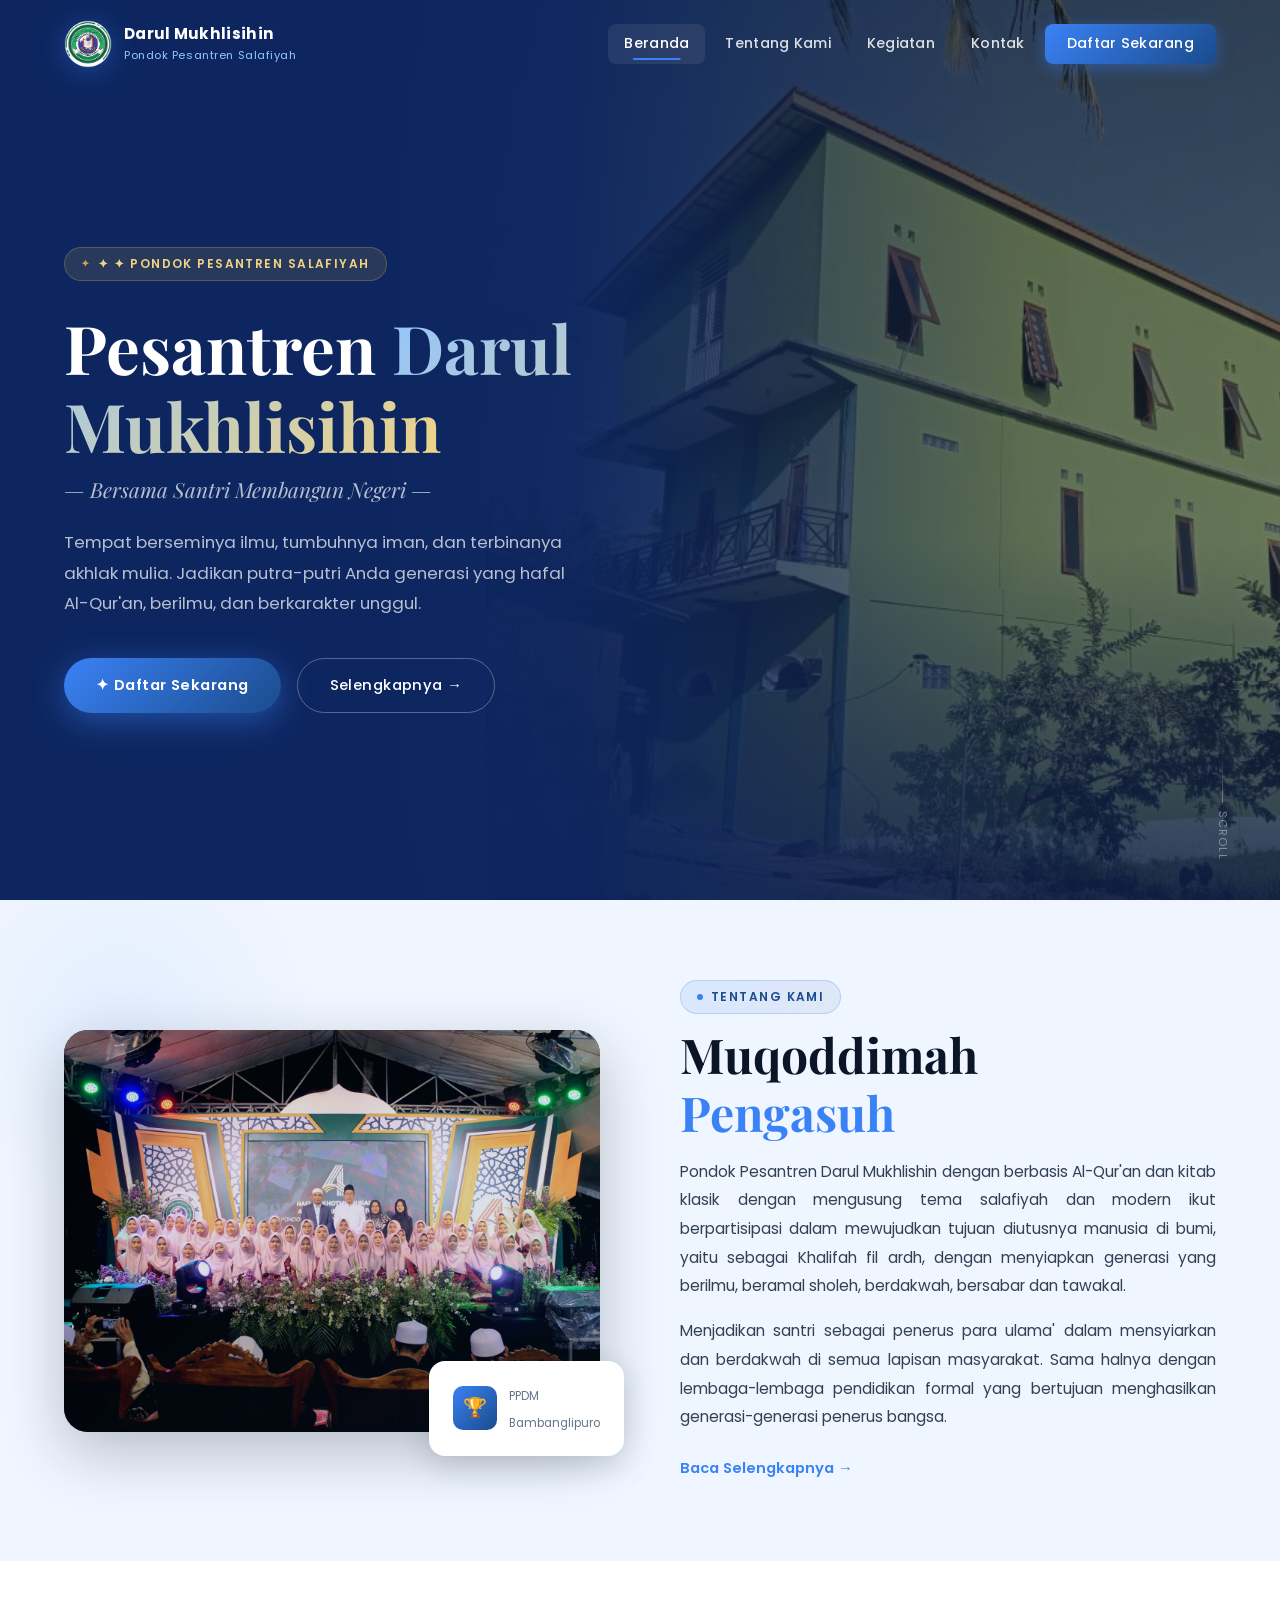
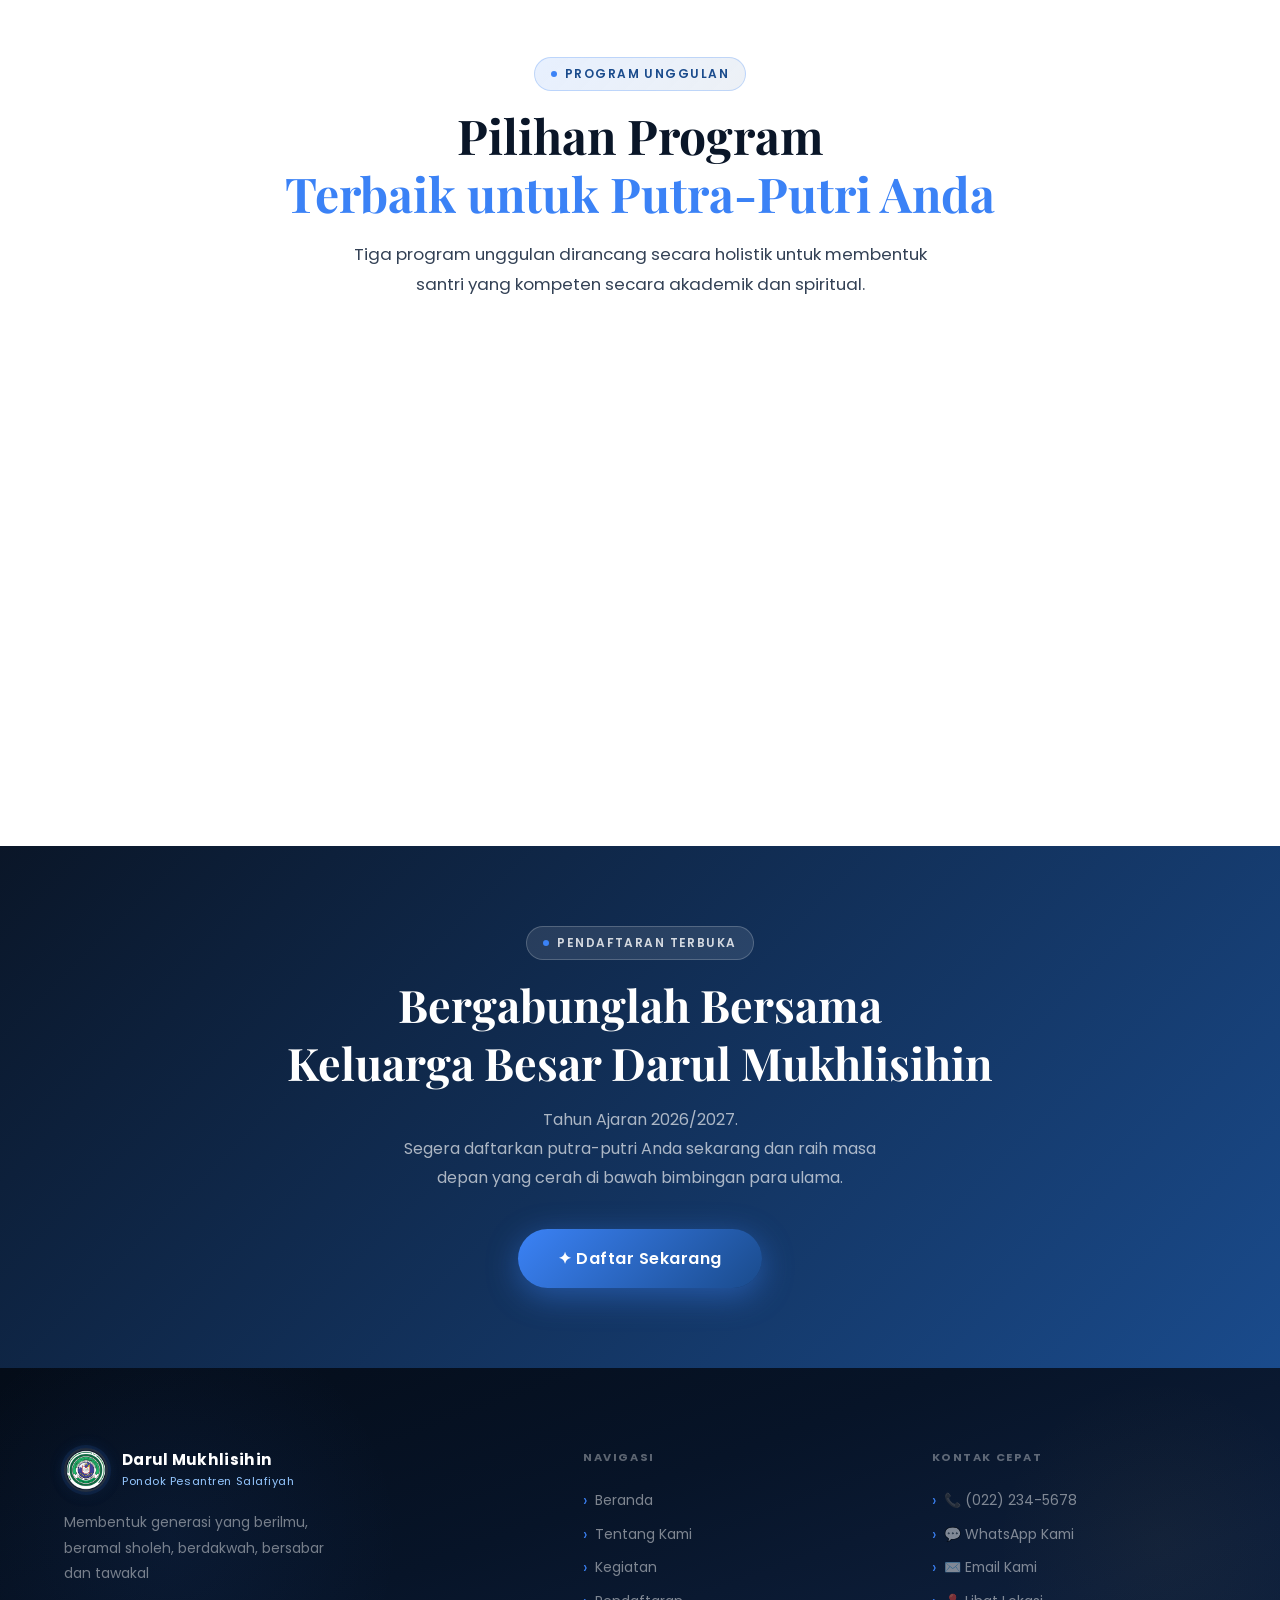
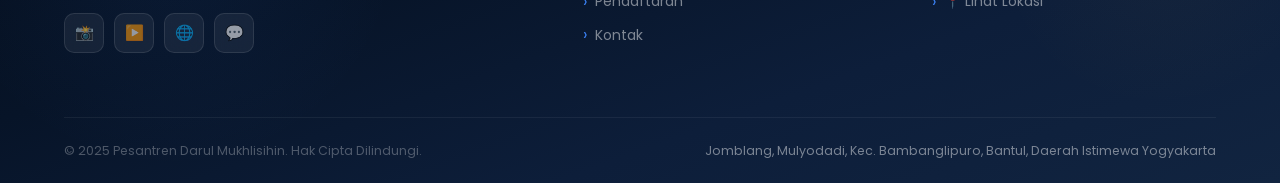
<file: index.html>
<!DOCTYPE html>
<html lang="id">
<head>
  <meta charset="UTF-8" />
  <meta name="viewport" content="width=device-width, initial-scale=1.0" />
  <title>Pesantren Darul Mukhlisihin — Beranda</title>
  <meta name="description" content="Pesantren Darul Mukhlisihin — Membentuk Generasi Qurani yang Berakhlak Mulia" />
  <link rel="stylesheet" href="style.css" />
</head>
<body>


<nav class="navbar" id="navbar">
  <div class="container nav-inner">
    <a href="index.html" class="nav-logo">
      <div class="logo-icon">
        <img src="Master Logo PPDM.png" alt="Logo Pondok">
      </div>
      <div class="logo-text">
        <strong>Darul Mukhlisihin</strong>
        <span>Pondok Pesantren Salafiyah</span>
      </div>
    </a>

    <div class="nav-links">
      <a href="index.html" class="active">Beranda</a>
      <a href="tentang.html">Tentang Kami</a>
      <a href="kegiatan.html">Kegiatan</a>
      <a href="kontak.html">Kontak</a>
      <a href="pendaftaran.html" class="nav-cta">Daftar Sekarang</a>
    </div>

    <div class="hamburger" id="hamburger" onclick="toggleMenu()">
      <span></span><span></span><span></span>
    </div>
  </div>
</nav>


<div class="mobile-menu" id="mobileMenu">
  <a href="index.html" onclick="toggleMenu()">Beranda</a>
  <a href="tentang.html" onclick="toggleMenu()">Tentang Kami</a>
  <a href="kegiatan.html" onclick="toggleMenu()">Kegiatan</a>
  <a href="kontak.html" onclick="toggleMenu()">Kontak</a>
  <a href="pendaftaran.html" onclick="toggleMenu()" style="color:#93c5fd;">Daftar Sekarang →</a>
</div>


<section class="hero">
  
  <div class="hero-building">
    <img src="Pondok Samping.jpeg" alt="Gedung Pesantren" loading="eager" />
  </div>
  
  <div class="hero-overlay"></div>

  <div class="hero-bg"></div>

  <div class="container">
    <div class="hero-content">

      <div class="hero-badge">✦ ✦ Pondok Pesantren Salafiyah</div>

      <h1 class="hero-title">
        Pesantren <span class="highlight">Darul<br>Mukhlisihin</span>
      </h1>

      <p class="hero-subtitle">— Bersama Santri Membangun Negeri —</p>

      <p class="hero-tagline">
        Tempat berseminya ilmu, tumbuhnya iman, dan terbinanya akhlak mulia.
        Jadikan putra-putri Anda generasi yang hafal Al-Qur'an, berilmu,
        dan berkarakter unggul.
      </p>

      <div class="hero-actions">
        <a href="pendaftaran.html" class="btn-primary">✦ Daftar Sekarang</a>
        <a href="tentang.html" class="btn-secondary">Selengkapnya →</a>
      </div>
  </div>

  <div class="hero-scroll">Scroll</div>
</section>


<section class="about-snippet">
  <div class="container">
    <div class="about-grid">

      
      <div class="about-visual reveal">
        <div class="about-img-wrap">
          <img
            src="Khataman.jpeg"
            alt="Suasana Pesantren"
            loading="lazy"
          />
        </div>
        <div class="about-badge-float">
          <div class="icon">🏆</div>
          <div>
            <span>PPDM<br>Bambanglipuro</span>
          </div>
        </div>
      </div>

      
      <div class="about-text reveal reveal-delay-2">
        <div class="section-badge">Tentang Kami</div>
        <h2 class="section-title">
          Muqoddimah<br>
          <span>Pengasuh</span>
        </h2>
        <p style="text-align: justify;">
          Pondok Pesantren Darul Mukhlishin dengan berbasis Al-Qur'an dan kitab klasik dengan mengusung tema salafiyah dan modern
          ikut berpartisipasi dalam mewujudkan tujuan diutusnya manusia di bumi, yaitu sebagai Khalifah fil ardh, dengan menyiapkan generasi
          yang berilmu, beramal sholeh, berdakwah, bersabar dan tawakal.
        </p>
        <p style="text-align: justify;">
          Menjadikan santri sebagai penerus para ulama' dalam mensyiarkan dan berdakwah di semua lapisan masyarakat.
          Sama halnya dengan lembaga-lembaga pendidikan formal yang bertujuan menghasilkan generasi-generasi penerus bangsa.
        </p>
        <a href="tentang.html" class="about-link">Baca Selengkapnya →</a>
      </div>

    </div>
  </div>
</section>


<section class="programs section">
  <div class="container">
    <div class="text-center reveal">
      <div class="section-badge">Program Unggulan</div>
      <h2 class="section-title">Pilihan Program<br><span>Terbaik untuk Putra-Putri Anda</span></h2>
      <p class="section-desc"> 
        Tiga program unggulan dirancang secara holistik untuk membentuk santri
        yang kompeten secara akademik dan spiritual.
      </p>
    </div>

    <div class="programs-grid">

     
      <a href="kegiatan.html#tahfidz" class="program-card reveal reveal-delay-1">
      <div class="program-header">
        <div class="program-icon blue">📖</div>
          <h3>Tahfidz Al-Qur'an</h3>
          </div>
          <p style="text-align: justify;">
          Program menghafal Al-Qur'an 30 juz dengan metode modern dan
          bimbingan intensif dari Ibu Nyai Nur Latifah. Target hafal
          dalam 3–5 tahun dengan kualitas terjaga.
        </p>
        <span class="card-link">Lihat Program →</span>
      </a>

      <a href="kegiatan.html#kitab" class="program-card reveal reveal-delay-2">
        <div class="program-header">
          <div class="program-icon green">📚</div>
          <h3>Kajian Kitab Kuning</h3>
        </div>
        <p style="text-align: justify;">
          Mempelajari khazanah keilmuan Islam klasik melalui kitab-kitab
          ulama terdahulu. Santri dilatih membaca, memahami, dan mengaplikasikan
          isi kitab dalam kehidupan sehari-hari. Dibawah bimbingan Kyai Muchsin
        </p>
        <span class="card-link">Lihat Program →</span>
      </a>

      <a href="kegiatan.html#karakter" class="program-card reveal reveal-delay-3">
        <div class="program-header">
          <div class="program-icon gold">🌟</div>
          <h3>Pembinaan Karakter</h3>
        </div>
        <p style="text-align: justify;">
          Program pengembangan kepribadian santri melalui pelatihan
          kepemimpinan, disiplin, komunikasi, dan kewirausahaan yang
          mengintegrasikan nilai-nilai Islam.
        </p>
        <span class="card-link">Lihat Program →</span>
      </a>

    </div>
  </div>
</section>

<section style="background:linear-gradient(135deg,#0a1628 0%,#1a4b8c 100%);padding:80px 0;position:relative;overflow:hidden;">
  <div style="position:absolute;inset:0;opacity:0.06;background:url('https://images.unsplash.com/photo-1564419431145-5f6b2e8d2f28?w=1200')center/cover"></div>
  <div class="container text-center reveal" style="position:relative;z-index:1;">
    <div class="section-badge" style="background:rgba(255,255,255,0.1);border-color:rgba(255,255,255,0.2);color:rgba(255,255,255,0.8);">Pendaftaran Terbuka</div>
    <h2 style="font-family:'Playfair Display',serif;font-size:clamp(1.8rem,3.5vw,2.8rem);color:#fff;margin-bottom:14px;line-height:1.3;">
      Bergabunglah Bersama<br>Keluarga Besar Darul Mukhlisihin
    </h2>
    <p style="color:rgba(255,255,255,0.65);font-size:1rem;max-width:480px;margin:0 auto 36px;line-height:1.8;">
      Tahun Ajaran 2026/2027.<br> Segera daftarkan putra-putri Anda sekarang dan raih masa depan yang cerah di bawah bimbingan para ulama.
    </p>
    <a href="pendaftaran.html" class="btn-primary" style="font-size:1rem;padding:16px 40px;">
      ✦ Daftar Sekarang
    </a>
  </div>
</section>


<footer class="footer">
  <div class="container">
    <div class="footer-grid">

      <div class="footer-brand">
        <div class="logo-wrap">
          <img src="Master Logo PPDM.png" alt="Logo Pondok" class="Logo-icon"/>
          <div class="logo-text">
            <strong>Darul Mukhlisihin</strong>
            <span>Pondok Pesantren Salafiyah</span>
          </div>
        </div>
        <p>Membentuk generasi yang berilmu, beramal sholeh, berdakwah, bersabar dan tawakal</p>
        <div class="socials">
          <a href="#" class="social-btn" title="Instagram">📸</a>
          <a href="#" class="social-btn" title="YouTube">▶️</a>
          <a href="#" class="social-btn" title="Facebook">🌐</a>
          <a href="#" class="social-btn" title="WhatsApp">💬</a>
        </div>
      </div>

      <div class="footer-col">
        <h4>Navigasi</h4>
        <ul>
          <li><a href="index.html">Beranda</a></li>
          <li><a href="tentang.html">Tentang Kami</a></li>
          <li><a href="kegiatan.html">Kegiatan</a></li>
          <li><a href="pendaftaran.html">Pendaftaran</a></li>
          <li><a href="kontak.html">Kontak</a></li>
        </ul>
      </div>

      <div class="footer-col">
        <h4>Kontak Cepat</h4>
        <ul>
          <li><a href="tel:+62222345678">📞 (022) 234-5678</a></li>
          <li><a href="https://wa.me/6281234567890">💬 WhatsApp Kami</a></li>
          <li><a href="mailto:info@darulmukhlisihin.ac.id">✉️ Email Kami</a></li>
          <li><a href="kontak.html">📍 Lihat Lokasi</a></li>
        </ul>
      </div>

    </div>

    <div class="footer-bottom">
      <p>© 2025 Pesantren Darul Mukhlisihin. Hak Cipta Dilindungi.</p>
      <span>Jomblang, Mulyodadi, Kec. Bambanglipuro, Bantul, Daerah Istimewa Yogyakarta</span>
    </div>
  </div>
</footer>

<script src="main.js"></script>
</body>
</html>
</file>
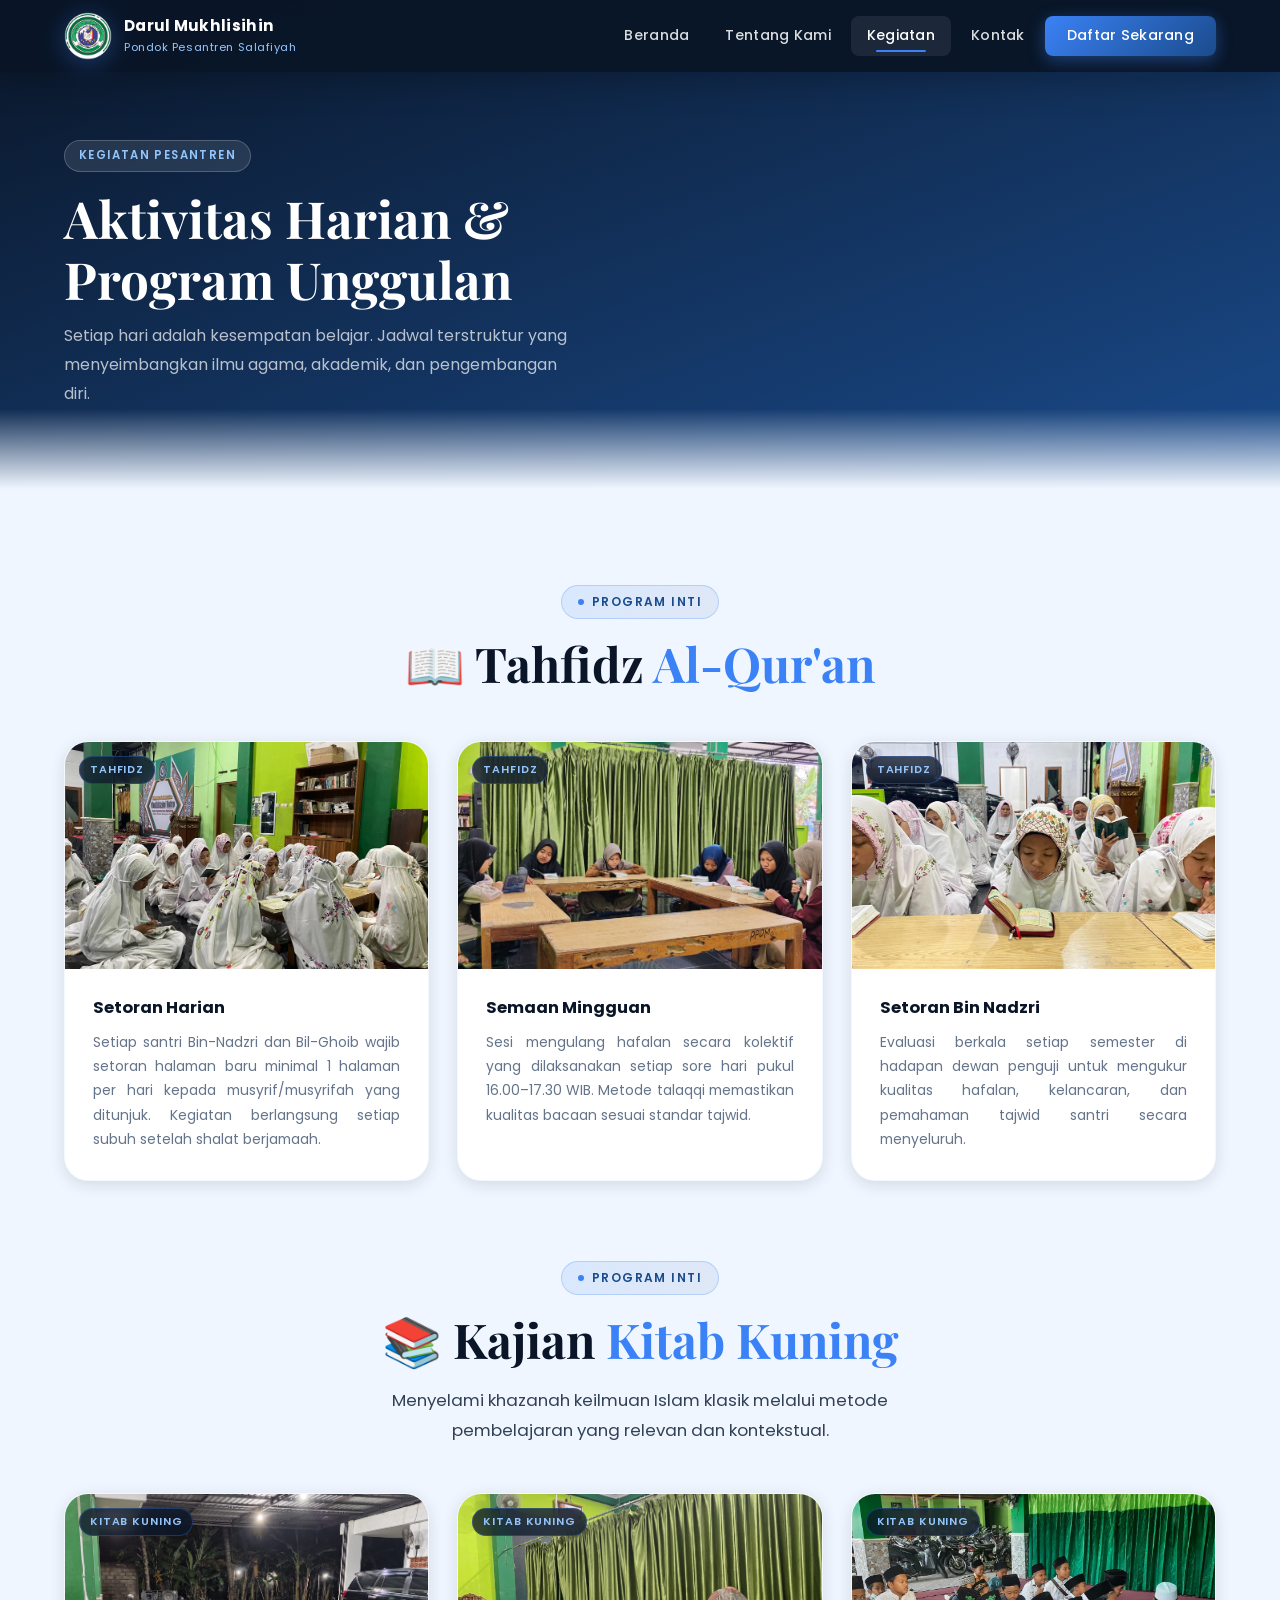
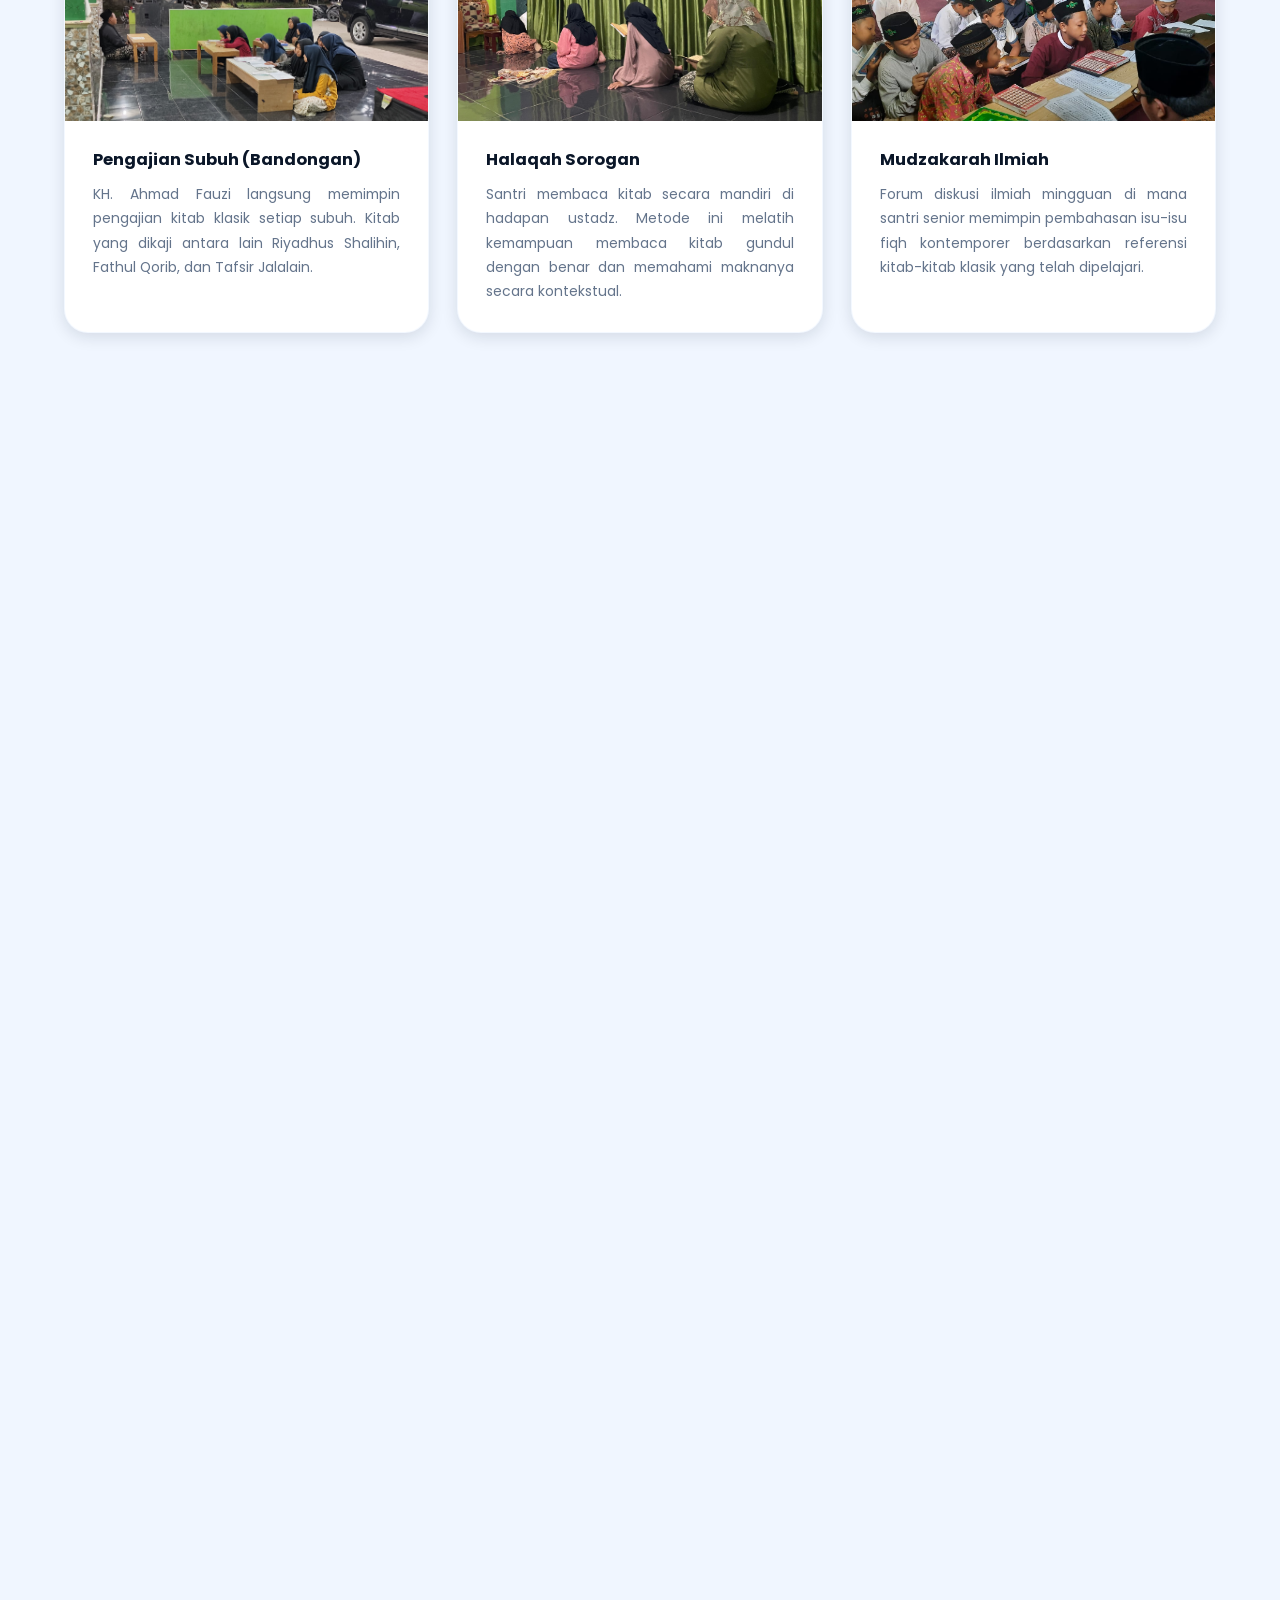
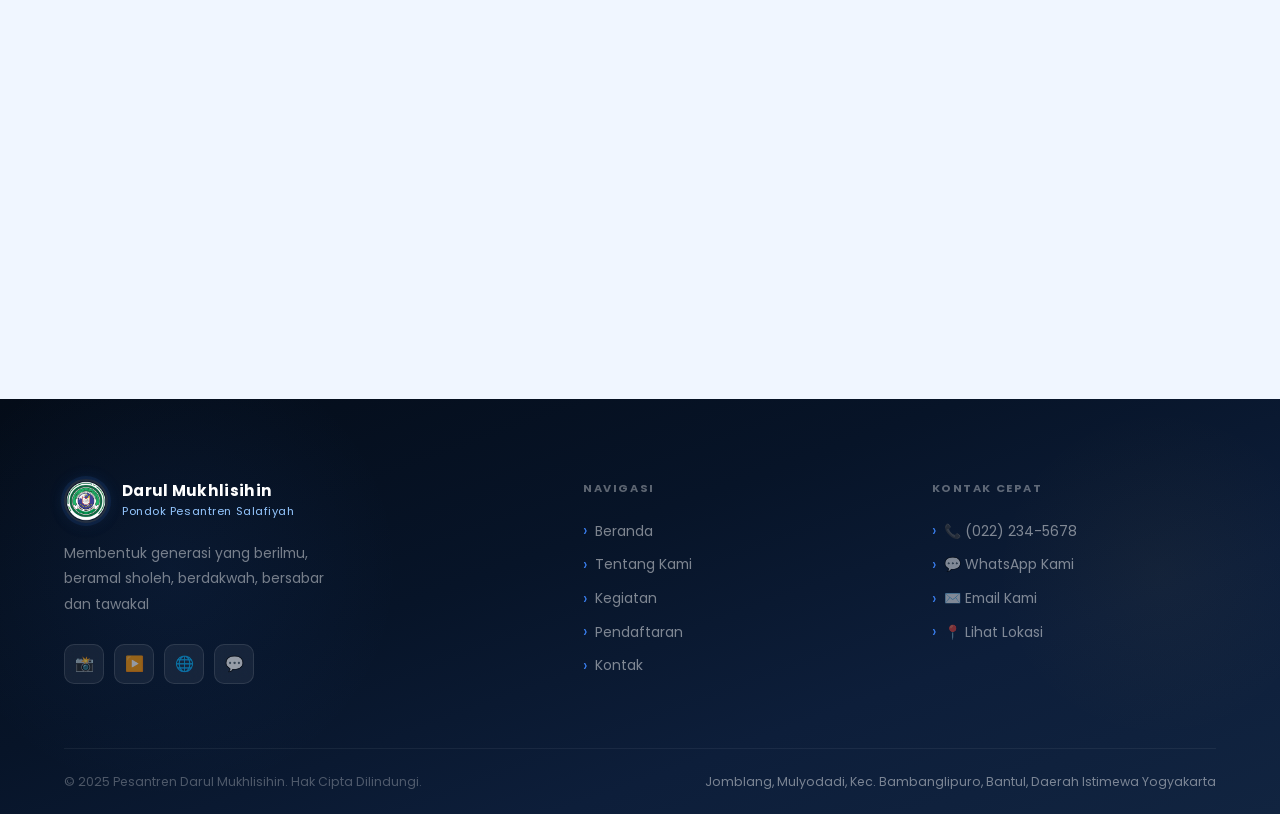
<file: kegiatan.html>
<!DOCTYPE html>
<html lang="id">
<head>
  <meta charset="UTF-8" />
  <meta name="viewport" content="width=device-width, initial-scale=1.0" />
  <title>Kegiatan — Pesantren Darul Mukhlisihin</title>
  <link rel="stylesheet" href="style.css" />
</head>
<body>

<nav class="navbar" id="navbar">
  <div class="container nav-inner">
    <a href="index.html" class="nav-logo">
      <div class="logo-icon">
        <img src="Master Logo PPDM.png" alt="Logo Pondok">
      </div>
      <div class="logo-text">
        <strong>Darul Mukhlisihin</strong>
        <span>Pondok Pesantren Salafiyah</span>
      </div>
    </a>
    <div class="nav-links">
      <a href="index.html">Beranda</a>
      <a href="tentang.html">Tentang Kami</a>
      <a href="kegiatan.html" class="active">Kegiatan</a>
      <a href="kontak.html">Kontak</a>
      <a href="pendaftaran.html" class="nav-cta">Daftar Sekarang</a>
    </div>
    <div class="hamburger" id="hamburger" onclick="toggleMenu()">
      <span></span><span></span><span></span>
    </div>
  </div>
</nav>

<div class="mobile-menu" id="mobileMenu">
  <a href="index.html" onclick="toggleMenu()">Beranda</a>
  <a href="tentang.html" onclick="toggleMenu()">Tentang Kami</a>
  <a href="kegiatan.html" onclick="toggleMenu()">Kegiatan</a>
  <a href="kontak.html" onclick="toggleMenu()">Kontak</a>
  <a href="pendaftaran.html" onclick="toggleMenu()" style="color:#93c5fd;">Daftar Sekarang →</a>
</div>


<div class="page-hero">
  <div class="container">
    <div class="page-hero-badge">Kegiatan Pesantren</div>
    <h1>Aktivitas Harian &<br>Program Unggulan</h1>
    <p>Setiap hari adalah kesempatan belajar. Jadwal terstruktur yang menyeimbangkan ilmu agama, akademik, dan pengembangan diri.</p>
  </div>
</div>


<section class="kegiatan-page section" id="tahfidz">
  <div class="container">

    <div class="text-center reveal" style="margin-bottom:48px;">
      <div class="section-badge">Program Inti</div>
      <h2 class="section-title">📖 Tahfidz <span>Al-Qur'an</span></h2>
      <p class="section-desc"></p>
    </div>

    <div class="kegiatan-grid">
      <div class="kegiatan-card reveal reveal-delay-1">
        <div class="kegiatan-img">
          <img src="Ngaji Quran .jpg" alt="Setoran Harian"/>
          <span class="cat-tag">Tahfidz</span>
        </div>
        <div class="kegiatan-body">
          <h3>Setoran Harian</h3>
          <p> Setiap santri Bin-Nadzri dan Bil-Ghoib wajib setoran halaman baru minimal 1 halaman per hari kepada musyrif/musyrifah yang ditunjuk. Kegiatan berlangsung setiap subuh setelah shalat berjamaah.</p>
        </div>
      </div>

      <div class="kegiatan-card reveal reveal-delay-2">
        <div class="kegiatan-img">
          <img src="Semaan.jpg" alt="Semaan Mingguan"/>
          <span class="cat-tag">Tahfidz</span>
        </div>
        <div class="kegiatan-body">
          <h3>Semaan Mingguan</h3>
          <p>Sesi mengulang hafalan secara kolektif yang dilaksanakan setiap sore hari pukul 16.00–17.30 WIB. Metode talaqqi memastikan kualitas bacaan sesuai standar tajwid.</p>
        </div>
      </div>

      <div class="kegiatan-card reveal reveal-delay-3">
        <div class="kegiatan-img">
          <img src="Ngaji Al Quran.jpg" alt="Setoran Bin Nadzri"/>
          <span class="cat-tag">Tahfidz</span>
        </div>
        <div class="kegiatan-body">
          <h3>Setoran Bin Nadzri</h3>
          <p>Evaluasi berkala setiap semester di hadapan dewan penguji untuk mengukur kualitas hafalan, kelancaran, dan pemahaman tajwid santri secara menyeluruh.</p>
        </div>
      </div>

    </div>

    <div class="text-center reveal" style="margin: 80px 0 48px;" id="kitab">
      <div class="section-badge">Program Inti</div>
      <h2 class="section-title">📚 Kajian <span>Kitab Kuning</span></h2>
      <p class="section-desc">Menyelami khazanah keilmuan Islam klasik melalui metode pembelajaran yang relevan dan kontekstual.</p>
    </div>

    <div class="kegiatan-grid">

      <div class="kegiatan-card reveal reveal-delay-1">
        <div class="kegiatan-img">
          <img src="Ngaji kitab (madrasah).jpg" alt="Ngaji Kitab (Madrasah)"/>
          <span class="cat-tag">Kitab Kuning</span>
        </div>
        <div class="kegiatan-body">
          <h3>Pengajian Subuh (Bandongan)</h3>
          <p>KH. Ahmad Fauzi langsung memimpin pengajian kitab klasik setiap subuh. Kitab yang dikaji antara lain Riyadhus Shalihin, Fathul Qorib, dan Tafsir Jalalain.</p>
        </div>
      </div>

      <div class="kegiatan-card reveal reveal-delay-2">
        <div class="kegiatan-img">
          <img src="Sorogan .jpg" alt="Setoran Sorogan"/>
          <span class="cat-tag">Kitab Kuning</span>
        </div>
        <div class="kegiatan-body">
          <h3>Halaqah Sorogan</h3>
          <p>Santri membaca kitab secara mandiri di hadapan ustadz. Metode ini melatih kemampuan membaca kitab gundul dengan benar dan memahami maknanya secara kontekstual.</p>
        </div>
      </div>

      <div class="kegiatan-card reveal reveal-delay-3">
        <div class="kegiatan-img">
          <img src="Madrasah Sore.jpeg" alt="Madrasah Sore"/>
          <span class="cat-tag">Kitab Kuning</span>
        </div>
        <div class="kegiatan-body">
          <h3>Mudzakarah Ilmiah</h3>
          <p>Forum diskusi ilmiah mingguan di mana santri senior memimpin pembahasan isu-isu fiqh kontemporer berdasarkan referensi kitab-kitab klasik yang telah dipelajari.</p>
        </div>
      </div>

    </div>

    
    <div class="text-center reveal" style="margin: 80px 0 48px;" id="karakter">
      <div class="section-badge">Program Inti</div>
      <h2 class="section-title"> Pembinaan <span>Karakter</span> dan <span> Galeri</span> Kegiatan</span></h2>
      <p class="section-desc">Membentuk kepribadian santri yang tangguh, mandiri, dan berdaya saing melalui kegiatan yang terstruktur.</p>
    </div>

    <div class="kegiatan-grid">

      <div class="kegiatan-card reveal reveal-delay-1">
        <div class="kegiatan-img">
          <img src="Ummu haniah.jpg" alt="Ummu Haniah"/>
          <span class="cat-tag">Ummu Haniah</span>
          <div class="kegiatan-title-overlay"><h3>Ummu Haniah</h3></div>
        </div>
      </div>

      <div class="kegiatan-card reveal reveal-delay-2">
        <div class="kegiatan-img">
          <img src="Mujahadah malam selasa .jpg" alt="Mujahadah malam selasa"/>
          <span class="cat-tag">Mujahadah Malam</span>
          <div class="kegiatan-title-overlay"><h3>Mujahadah Malam Selasa</h3></div>
        </div>
      </div>

      <div class="kegiatan-card reveal reveal-delay-3">
        <div class="kegiatan-img">
          <img src="Sholat Jamaah .jpg" alt="Sholat Jamaah"/>
          <span class="cat-tag">Jamaah Sholat Fardhu</span>
          <div class="kegiatan-title-overlay"><h3>Sholat Jamaah</h3></div>
        </div>
      </div>

      <div class="kegiatan-card reveal reveal-delay-1">
        <div class="kegiatan-img">
          <img src="Ziarah Santri Putra.jpeg" alt="Ziarah Santri Putra"/>
          <span class="cat-tag">Ziarah Santri</span>
          <div class="kegiatan-title-overlay"><h3>Bakti Sosial Masyarakat</h3></div>
        </div>
      </div>

      <div class="kegiatan-card reveal reveal-delay-2">
        <div class="kegiatan-img">
          <img src="Hadroh Putra.jpeg" alt="Hadroh Putra"/>
          <span class="cat-tag">Hadroh Santri Putra</span>
          <div class="kegiatan-title-overlay"><h3>Program Literasi Digital</h3></div>
        </div>
      </div>

      <div class="kegiatan-card reveal reveal-delay-3">
        <div class="kegiatan-img">
          <img src="Muhyin Nufuus .jpg" alt="Muhyin Nufuus .jpg"/>
          <span class="cat-tag">Muhyin Nufus</span>
          <div class="kegiatan-title-overlay"><h3>Pekan Bahasa Arab & Inggris</h3></div>
        </div>
      </div>

      <div class="kegiatan-card reveal reveal-delay-2">
        <div class="kegiatan-img">
          <img src="HSN.jpeg" alt="HSN"/>
          <span class="cat-tag">Konten Hari Santri Nasional</span>
          <div class="kegiatan-title-overlay"><h3>Program Literasi Digital</h3></div>
        </div>
      </div>

      <div class="kegiatan-card reveal reveal-delay-2">
        <div class="kegiatan-img">
          <img src="Sowan Habib.jpeg" alt="Sowan Habib"/>
          <span class="cat-tag">Kyai Muchsin bersama habib </span>
          <div class="kegiatan-title-overlay"><h3>Program Literasi Digital</h3></div>
        </div>
      </div>

       <div class="kegiatan-card reveal reveal-delay-2">
        <div class="kegiatan-img">
          <img src="Roan.jpg" alt="Roan.jpg"/>
          <span class="cat-tag">Ro'an</span>
          <div class="kegiatan-title-overlay"><h3>Program Literasi Digital</h3></div>
        </div>
      </div>

       <div class="kegiatan-card reveal reveal-delay-2">
        <div class="kegiatan-img">
          <img src="Fara Lomba.jpeg" alt="Fara Lomba"/>
          <span class="cat-tag">Juara II Cabang Cerpen RMI-PWNU DIY</span>
          <div class="kegiatan-title-overlay"><h3>Program Literasi Digital</h3></div>
        </div>
      </div>

      <div class="kegiatan-card reveal reveal-delay-2">
        <div class="kegiatan-img">
          <img src="Upacara HSN.jpeg" alt="Upacara HSN"/>
          <span class="cat-tag">Upacara HSN</span>
          <div class="kegiatan-title-overlay"><h3>Program Literasi Digital</h3></div>
        </div>
      </div>

         <div class="kegiatan-card reveal reveal-delay-2">
        <div class="kegiatan-img">
          <img src="Isra Miraj.jpeg" alt="Isra Miraj"/>
          <span class="cat-tag">Isra' Mi'raj</span>
          <div class="kegiatan-title-overlay"><h3>Program Literasi Digital</h3></div>
        </div>
      </div>

      <div class="kegiatan-card reveal reveal-delay-2">
        <div class="kegiatan-img">
          <img src="Bazar .jpeg" alt="Bazar"/>
          <span class="cat-tag">Bazar HSN</span>
          <div class="kegiatan-title-overlay"><h3>Program Literasi Digital</h3></div>
        </div>
      </div>

       <div class="kegiatan-card reveal reveal-delay-2">
        <div class="kegiatan-img">
          <img src="Masak.jpg" alt="Masak.jpg"/>
          <span class="cat-tag">Masak Bersama</span>
          <div class="kegiatan-title-overlay"><h3>Program Literasi Digital</h3></div>
        </div>
      </div>

  </div>
</section>


<footer class="footer">
  <div class="container">
    <div class="footer-grid">
      <div class="footer-brand">
        <div class="logo-wrap">
          <img src="Master Logo PPDM.png" alt="Logo Pondok"/>
          <div class="logo-text">
            <strong>Darul Mukhlisihin</strong>
            <span>Pondok Pesantren Salafiyah</span>
          </div>
        </div>
        <p>Membentuk generasi yang berilmu, beramal sholeh, berdakwah, bersabar dan tawakal</p>
        <div class="socials">
          <a href="#" class="social-btn">📸</a>
          <a href="#" class="social-btn">▶️</a>
          <a href="#" class="social-btn">🌐</a>
          <a href="#" class="social-btn">💬</a>
        </div>
      </div>
      <div class="footer-col">
        <h4>Navigasi</h4>
        <ul>
          <li><a href="index.html">Beranda</a></li>
          <li><a href="tentang.html">Tentang Kami</a></li>
          <li><a href="kegiatan.html">Kegiatan</a></li>
          <li><a href="pendaftaran.html">Pendaftaran</a></li>
          <li><a href="kontak.html">Kontak</a></li>
        </ul>
      </div>
      <div class="footer-col">
        <h4>Kontak Cepat</h4>
        <ul>
          <li><a href="tel:+62222345678">📞 (022) 234-5678</a></li>
          <li><a href="https://wa.me/6281234567890">💬 WhatsApp Kami</a></li>
          <li><a href="mailto:info@darulmukhlisihin.ac.id">✉️ Email Kami</a></li>
          <li><a href="kontak.html">📍 Lihat Lokasi</a></li>
        </ul>
      </div>
    </div>
    <div class="footer-bottom">
      <p>© 2025 Pesantren Darul Mukhlisihin. Hak Cipta Dilindungi.</p>
      <span>Jomblang, Mulyodadi, Kec. Bambanglipuro, Bantul, Daerah Istimewa Yogyakarta</span>
    </div>
  </div>
</footer>

<script src="main.js"></script>
</body>
</html>
</file>
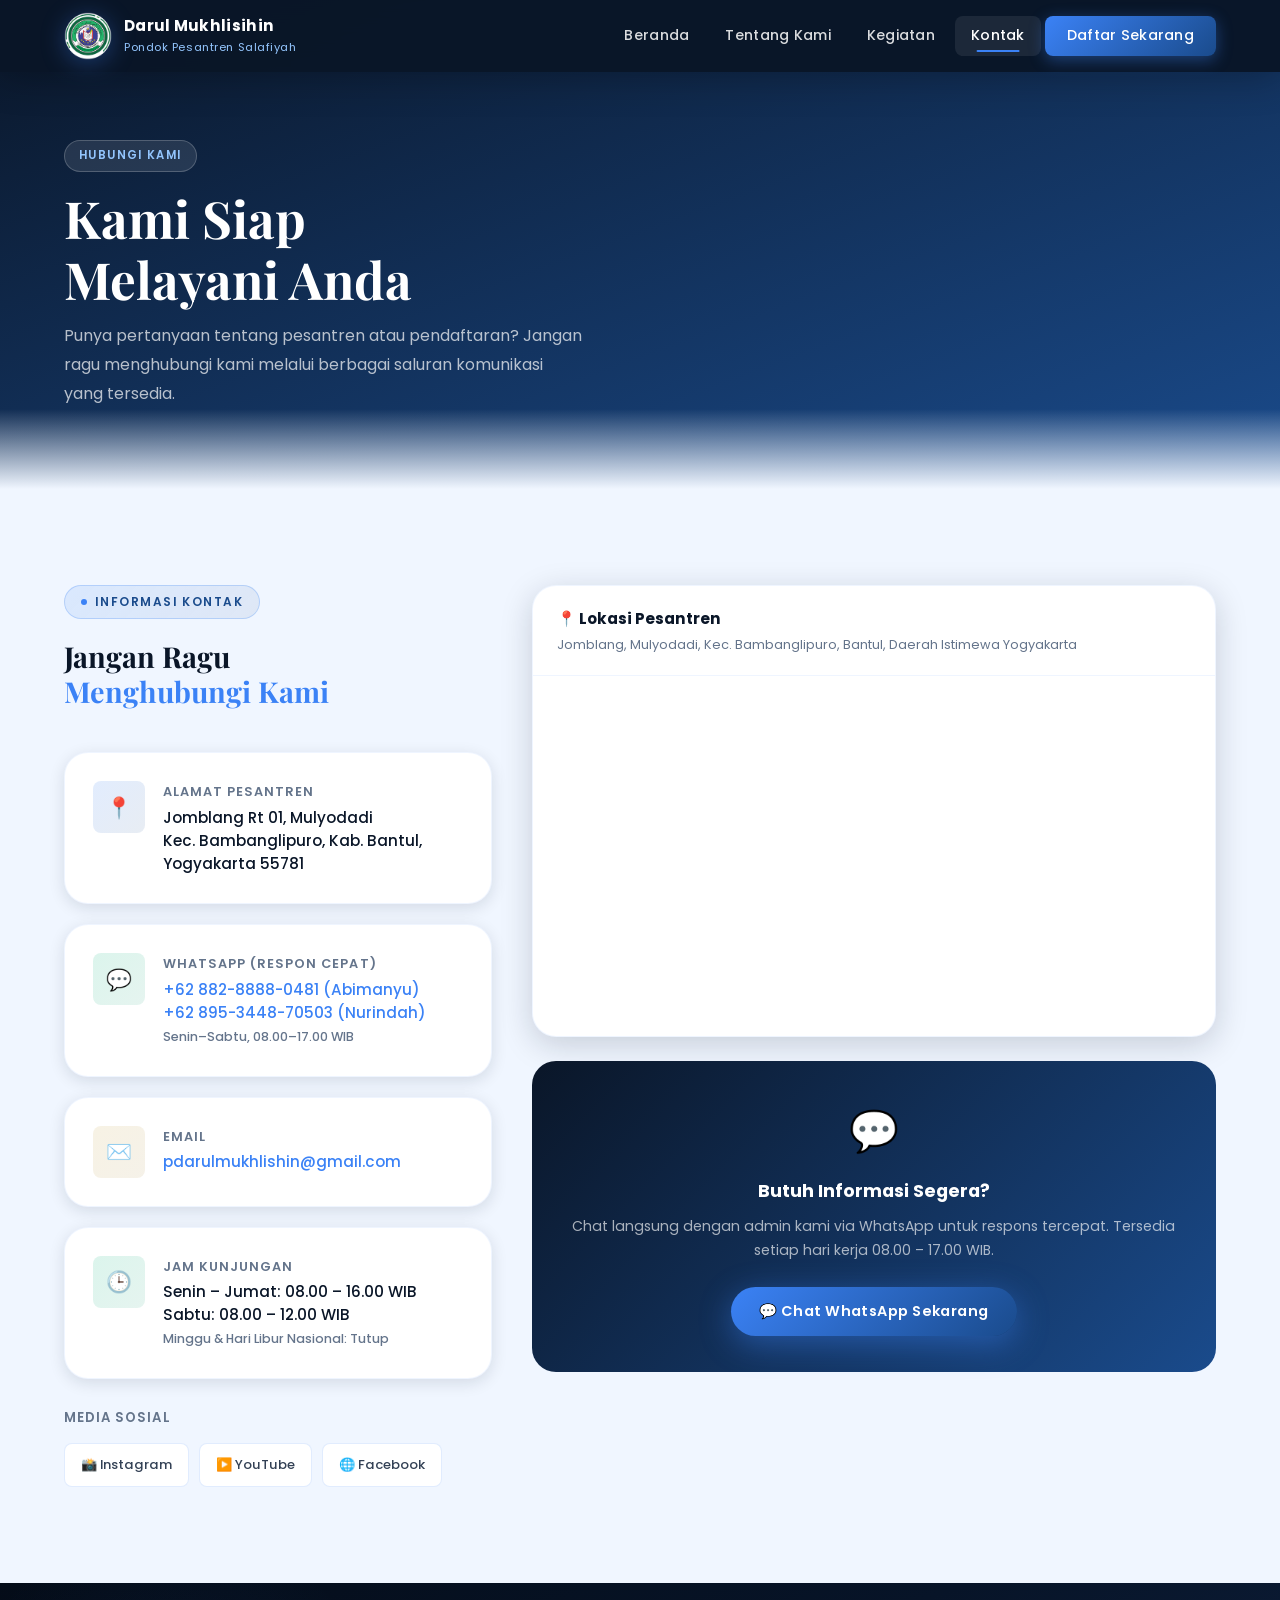
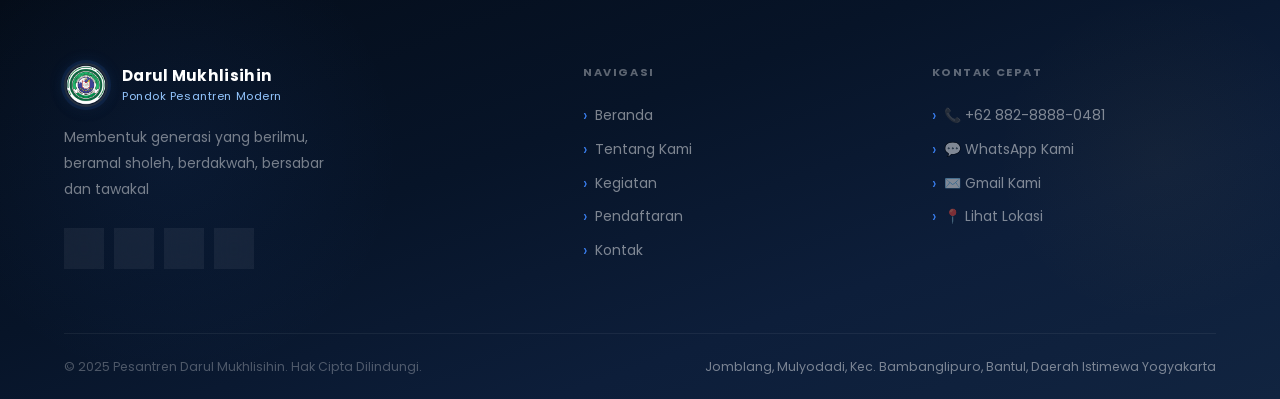
<file: kontak.html>
<!DOCTYPE html>
<html lang="id">
<head>
  <meta charset="UTF-8" />
  <meta name="viewport" content="width=device-width, initial-scale=1.0" />
  <title>Kontak — Pesantren Darul Mukhlisihin</title>
  <link rel="stylesheet" href="style.css" />
</head>
<body>

<nav class="navbar" id="navbar">
  <div class="container nav-inner">
    <a href="index.html" class="nav-logo">
      <div class="logo-icon">
        <img src="Master Logo PPDM.png" alt="Logo Pondok">
      </div>
      <div class="logo-text">
        <strong>Darul Mukhlisihin</strong>
        <span>Pondok Pesantren Salafiyah</span>
      </div>
    </a>
    <div class="nav-links">
      <a href="index.html">Beranda</a>
      <a href="tentang.html">Tentang Kami</a>
      <a href="kegiatan.html">Kegiatan</a>
      <a href="kontak.html" class="active">Kontak</a>
      <a href="pendaftaran.html" class="nav-cta">Daftar Sekarang</a>
    </div>
    <div class="hamburger" id="hamburger" onclick="toggleMenu()">
      <span></span><span></span><span></span>
    </div>
  </div>
</nav>

<div class="mobile-menu" id="mobileMenu">
  <a href="index.html" onclick="toggleMenu()">Beranda</a>
  <a href="tentang.html" onclick="toggleMenu()">Tentang Kami</a>
  <a href="kegiatan.html" onclick="toggleMenu()">Kegiatan</a>
  <a href="kontak.html" onclick="toggleMenu()">Kontak</a>
  <a href="pendaftaran.html" onclick="toggleMenu()" style="color:#93c5fd;">Daftar Sekarang →</a>
</div>

<div class="page-hero">
  <div class="container">
    <div class="page-hero-badge">Hubungi Kami</div>
    <h1>Kami Siap<br>Melayani Anda</h1>
    <p>Punya pertanyaan tentang pesantren atau pendaftaran? Jangan ragu menghubungi kami melalui berbagai saluran komunikasi yang tersedia.</p>
  </div>
</div>

<section class="kontak-page section">
  <div class="container">

    <div class="kontak-grid">

      <div class="kontak-info">

        <div class="reveal">
          <div class="section-badge" style="margin-bottom:20px;">Informasi Kontak</div>
          <h2 class="section-title" style="text-align:left;font-size:1.8rem;margin-bottom:24px;">
            Jangan Ragu<br><span>Menghubungi Kami</span>
          </h2>
        </div>

        <div class="kontak-card reveal reveal-delay-1">
          <div class="kontak-icon blue">📍</div>
          <div class="kontak-detail">
            <h4>Alamat Pesantren</h4>
            <p>Jomblang Rt 01, Mulyodadi <br>Kec. Bambanglipuro, Kab. Bantul,<br>Yogyakarta 55781</p>
          </div>
        </div>

        <div class="kontak-card reveal reveal-delay-1">
          <div class="kontak-icon green">💬</div>
          <div class="kontak-detail">
            <h4>WhatsApp (Respon Cepat)</h4>
            <p>
              <a href="https://wa.me/6288288880481" target="_blank">+62 882-8888-0481 (Abimanyu) </a><br>
              <a href="https://wa.me/62895344870503" target="_blank">+62 895-3448-70503 (Nurindah) </a>
              <br><small style="color:var(--text-light);font-size:0.78rem;">Senin–Sabtu, 08.00–17.00 WIB</small>
            </p>
          </div>
        </div>

        <div class="kontak-card reveal reveal-delay-2">
          <div class="kontak-icon gold">✉️</div>
          <div class="kontak-detail">
            <h4>Email</h4>
            <p>
              <a href="mailto:info@darulmukhlisihin.ac.id">pdarulmukhlishin@gmail.com</a><br>
            </p>
          </div>
        </div>

        <div class="kontak-card reveal reveal-delay-3">
          <div class="kontak-icon green">🕒</div>
          <div class="kontak-detail">
            <h4>Jam Kunjungan</h4>
            <p>
              Senin – Jumat: 08.00 – 16.00 WIB<br>
              Sabtu: 08.00 – 12.00 WIB<br>
              <small style="color:var(--text-light);font-size:0.78rem;">Minggu & Hari Libur Nasional: Tutup</small>
            </p>
          </div>
        </div>

        <div class="reveal" style="margin-top:8px;">
          <p style="font-size:0.82rem;color:var(--text-light);margin-bottom:14px;font-weight:600;text-transform:uppercase;letter-spacing:0.08em;">Media Sosial</p>
          <div style="display:flex;gap:10px;flex-wrap:wrap;">
            <a href="#" style="display:inline-flex;align-items:center;gap:8px;background:var(--white);border:1px solid rgba(59,130,246,0.15);border-radius:var(--radius-sm);padding:10px 16px;font-size:0.82rem;color:var(--text-mid);font-weight:500;transition:all 0.25s;text-decoration:none;" onmouseover="this.style.borderColor='var(--sky)';this.style.color='var(--sky)'" onmouseout="this.style.borderColor='rgba(59,130,246,0.15)';this.style.color='var(--text-mid)'">
              📸 Instagram
            </a>
            <a href="#" style="display:inline-flex;align-items:center;gap:8px;background:var(--white);border:1px solid rgba(59,130,246,0.15);border-radius:var(--radius-sm);padding:10px 16px;font-size:0.82rem;color:var(--text-mid);font-weight:500;transition:all 0.25s;text-decoration:none;" onmouseover="this.style.borderColor='var(--sky)';this.style.color='var(--sky)'" onmouseout="this.style.borderColor='rgba(59,130,246,0.15)';this.style.color='var(--text-mid)'">
              ▶️ YouTube
            </a>
            <a href="#" style="display:inline-flex;align-items:center;gap:8px;background:var(--white);border:1px solid rgba(59,130,246,0.15);border-radius:var(--radius-sm);padding:10px 16px;font-size:0.82rem;color:var(--text-mid);font-weight:500;transition:all 0.25s;text-decoration:none;" onmouseover="this.style.borderColor='var(--sky)';this.style.color='var(--sky)'" onmouseout="this.style.borderColor='rgba(59,130,246,0.15)';this.style.color='var(--text-mid)'">
              🌐 Facebook
            </a>
          </div>
        </div>

      </div>

      <div class="reveal reveal-delay-2">
        <div class="map-card">
          <div class="map-header">
            <h3>📍 Lokasi Pesantren</h3>
            <p>Jomblang, Mulyodadi, Kec. Bambanglipuro, Bantul, Daerah Istimewa Yogyakarta</p>
          </div>
          <div class="map-embed">
            <iframe
              src="https://www.google.com/maps/embed?pb=!1m18!1m12!1m3!1d3951.4056514282975!2d110.3089195747679!3d-7.956963492067651!2m3!1f0!2f0!3f0!3m2!1i1024!2i768!4f13.1!3m3!1m2!1s0x2e7affe6956eedfd%3A0xac992cdbb0ec8b32!2sPondok%20Pesantren%20Darul%20Mukhlisin!5e0!3m2!1sid!2sid!4v1779081087797!5m2!1sid!2sid" width="600" height="450" style="border:0;" allowfullscreen="" loading="lazy" referrerpolicy="no-referrer-when-downgrade"></iframe>
              width="100%"
              height="360"
              style="border:0;"
              allowfullscreen=""
              loading="lazy"
              referrerpolicy="no-referrer-when-downgrade"
              title="Lokasi Pesantren Darul Mukhlisihin">
            </iframe>
          </div>
        </div>

        <div style="background:linear-gradient(135deg,var(--navy),var(--blue));border-radius:var(--radius-lg);padding:36px;margin-top:24px;text-align:center;">
          <div style="font-size:2.5rem;margin-bottom:12px;">💬</div>
          <h3 style="color:white;font-size:1.1rem;font-weight:700;margin-bottom:8px;">Butuh Informasi Segera?</h3>
          <p style="color:rgba(255,255,255,0.65);font-size:0.88rem;line-height:1.7;margin-bottom:24px;">
            Chat langsung dengan admin kami via WhatsApp untuk respons tercepat.
            Tersedia setiap hari kerja 08.00 – 17.00 WIB.
          </p>
          <a
            href="https://wa.me/6281234567890?text=Assalamualaikum%2C%20saya%20ingin%20bertanya%20mengenai%20informasi%20pendaftaran%20Pesantren%20Darul%20Mukhlisihin."
            target="_blank"
            class="btn-primary"
            style="display:inline-flex;font-size:0.9rem;padding:12px 28px;"
          >
            💬 Chat WhatsApp Sekarang
          </a>
        </div>

      </div>

    </div>

  </div>
</section>

<footer class="footer">
  <div class="container">
    <div class="footer-grid">
      <div class="footer-brand">
        <div class="logo-wrap">
          <img src="Master Logo PPDM.png" alt="Logo Pondok"/>
          <div class="logo-text">
            <strong>Darul Mukhlisihin</strong>
            <span>Pondok Pesantren Modern</span>
          </div>
        </div>
        <p>Membentuk generasi yang berilmu, beramal sholeh, berdakwah, bersabar dan tawakal</p>
        <div class="socials">
          <a href="#" class="social-btn">📸</a>
          <a href="#" class="social-btn">▶️</a>
          <a href="#" class="social-btn">🌐</a>
          <a href="#" class="social-btn">💬</a>
        </div>
      </div>
      <div class="footer-col">
        <h4>Navigasi</h4>
        <ul>
          <li><a href="index.html">Beranda</a></li>
          <li><a href="tentang.html">Tentang Kami</a></li>
          <li><a href="kegiatan.html">Kegiatan</a></li>
          <li><a href="pendaftaran.html">Pendaftaran</a></li>
          <li><a href="kontak.html">Kontak</a></li>
        </ul>
      </div>
      <div class="footer-col">
        <h4>Kontak Cepat</h4>
        <ul>
          <li><a href="tel:+62 882-8888-0481">📞 +62 882-8888-0481</a></li>
          <li><a href="https://wa.me/6288288880481">💬 WhatsApp Kami</a></li>
          <li><a href="pdarulmukhlishin@gmail.com">✉️ Gmail Kami</a></li>
          <li><a href="kontak.html">📍 Lihat Lokasi</a></li>
        </ul>
      </div>
    </div>
    <div class="footer-bottom">
      <p>© 2025 Pesantren Darul Mukhlisihin. Hak Cipta Dilindungi.</p>
      <span>Jomblang, Mulyodadi, Kec. Bambanglipuro, Bantul, Daerah Istimewa Yogyakarta</span>
    </div>
  </div>
</footer>

<script src="main.js"></script>
</body>
</html>
</file>
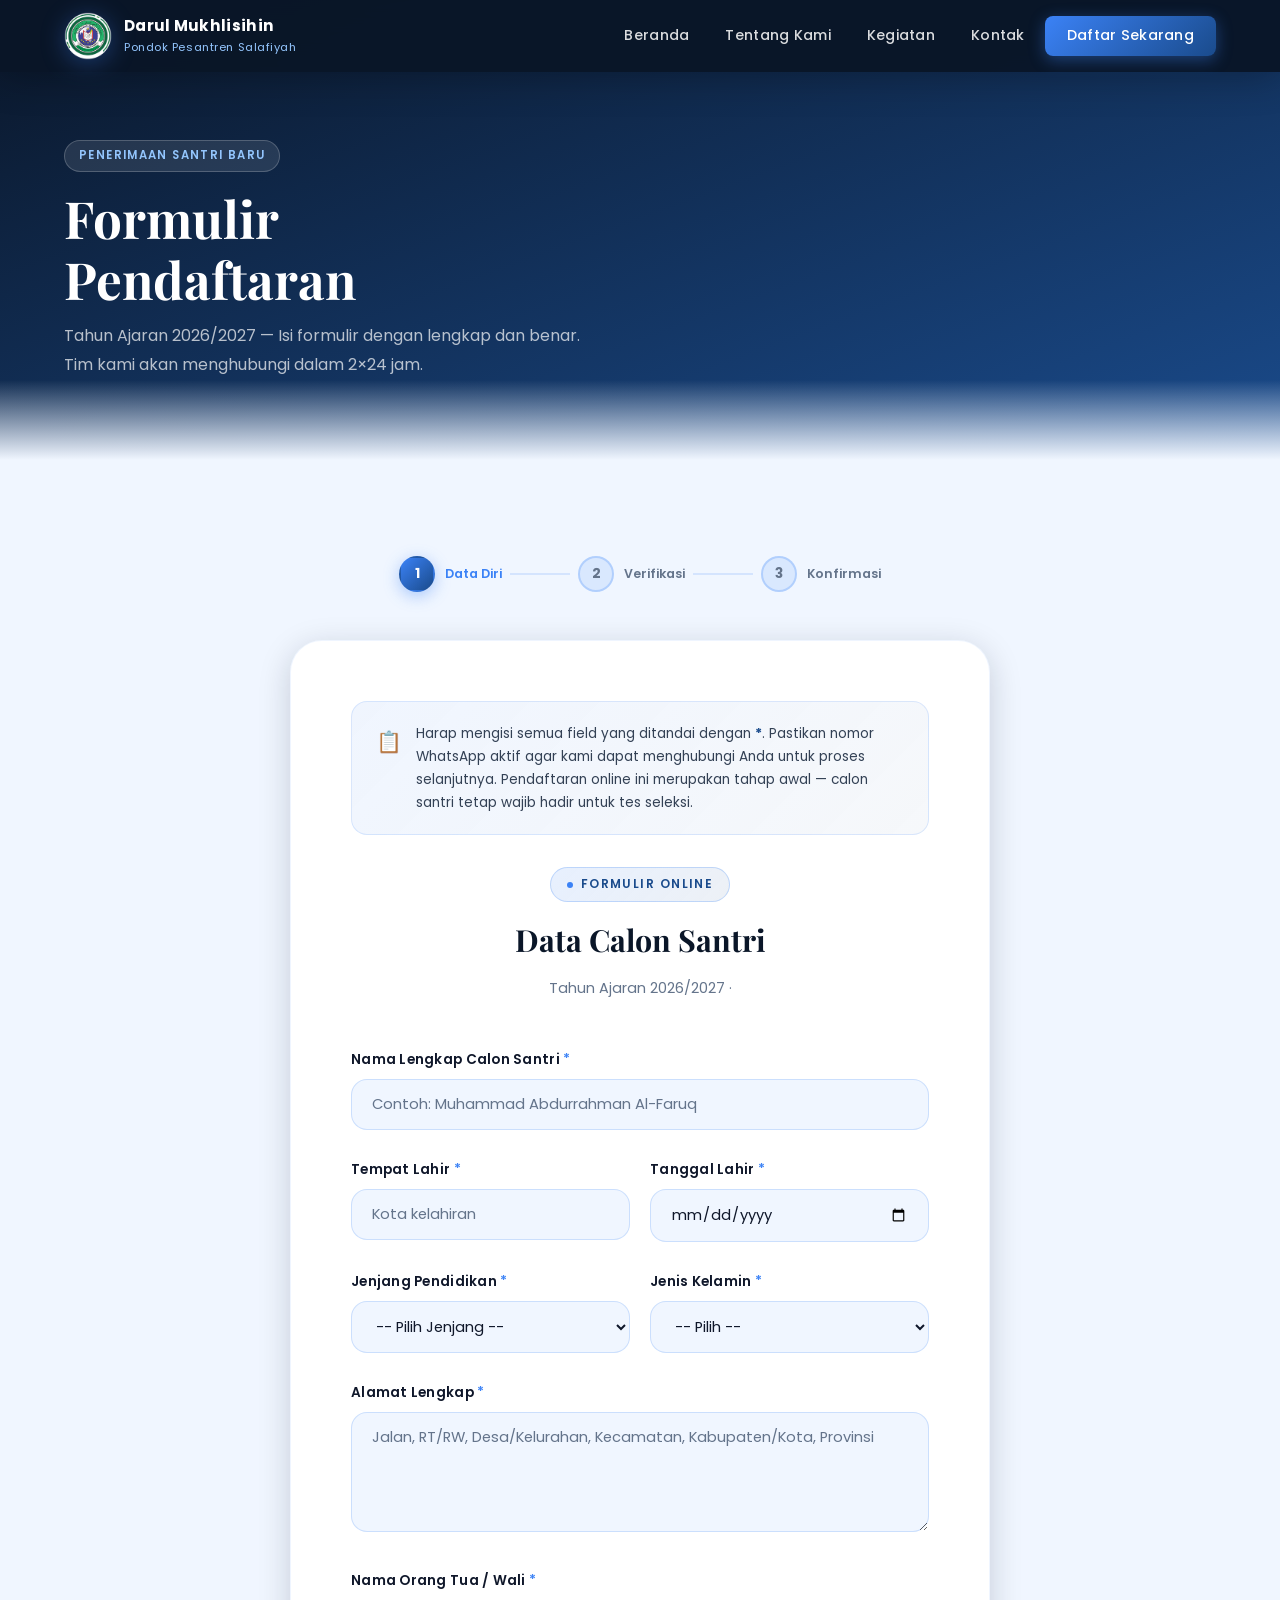
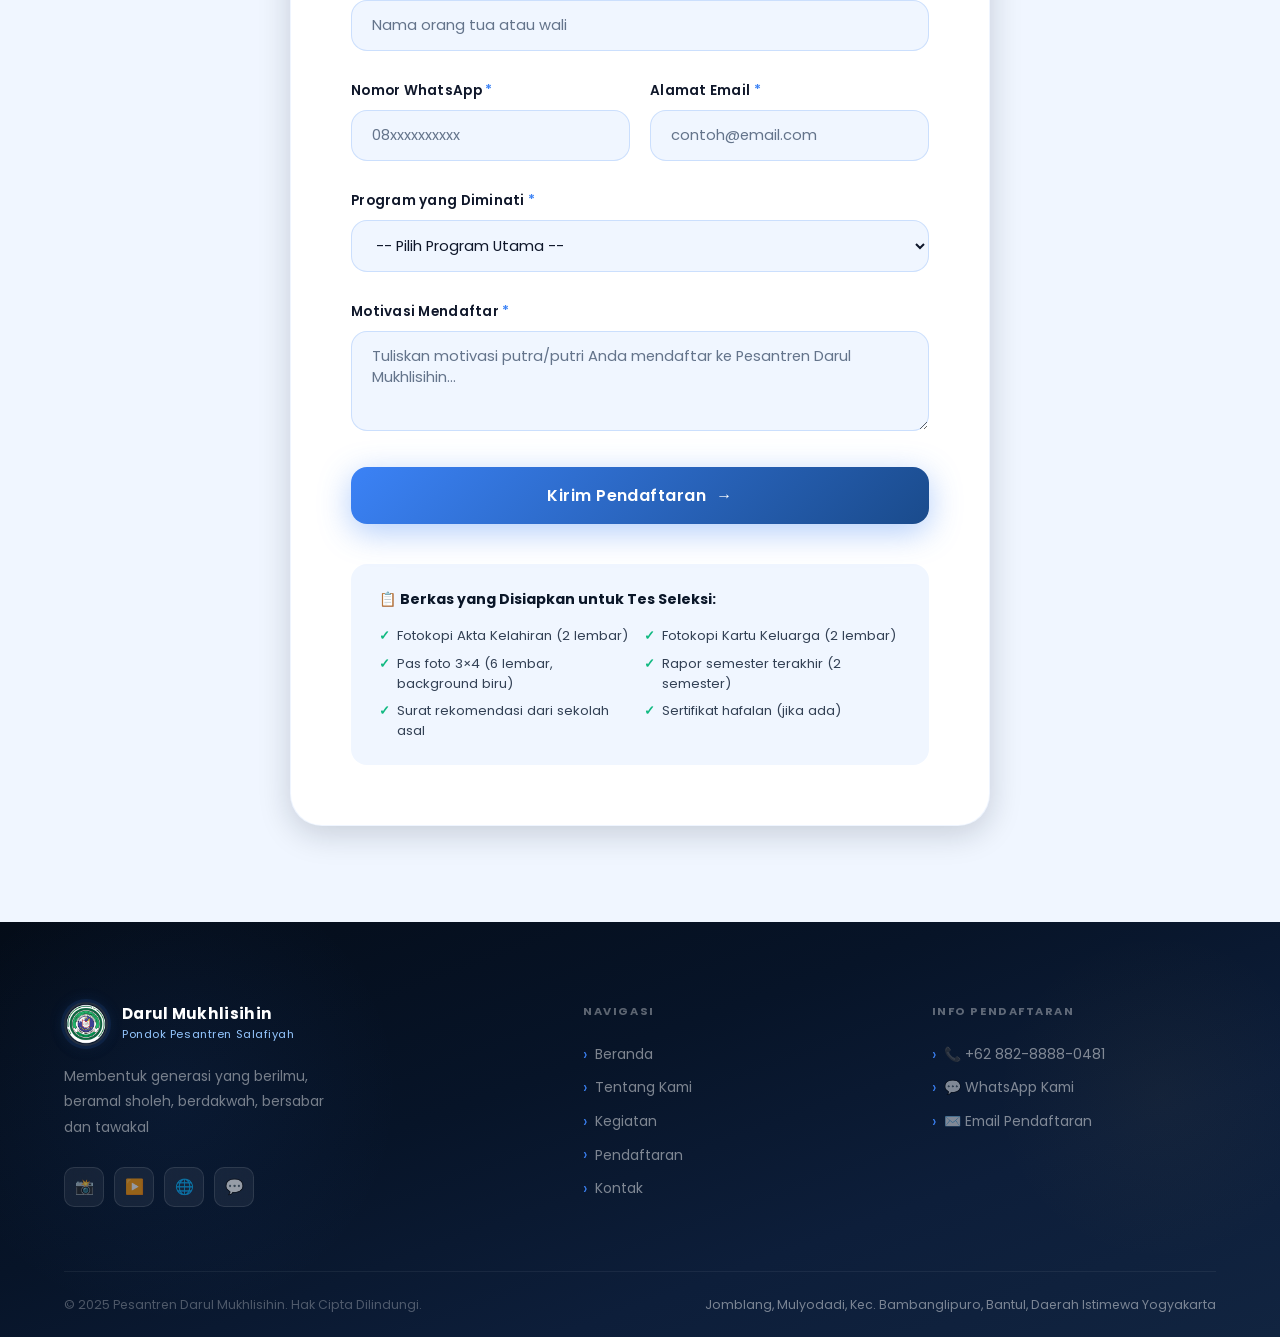
<file: pendaftaran.html>
<!DOCTYPE html>
<html lang="id">
<head>
  <meta charset="UTF-8" />
  <meta name="viewport" content="width=device-width, initial-scale=1.0" />
  <title>Pendaftaran — Pesantren Darul Mukhlisihin</title>
  <link rel="stylesheet" href="style.css" />
  <style>
    .steps-bar {
      display: flex;
      align-items: center;
      justify-content: center;
      gap: 0;
      margin-bottom: 48px;
    }
    .step {
      display: flex;
      align-items: center;
      gap: 10px;
    }
    .step-num {
      width: 36px; height: 36px;
      border-radius: 50%;
      background: rgba(59,130,246,0.12);
      border: 2px solid rgba(59,130,246,0.25);
      display: flex; align-items: center; justify-content: center;
      font-size: 0.85rem;
      font-weight: 700;
      color: var(--text-light);
      transition: all 0.3s;
    }
    .step.active .step-num {
      background: linear-gradient(135deg, var(--sky), var(--blue));
      border-color: transparent;
      color: white;
      box-shadow: 0 4px 16px rgba(59,130,246,0.4);
    }
    .step-label {
      font-size: 0.78rem;
      font-weight: 600;
      color: var(--text-light);
    }
    .step.active .step-label { color: var(--sky); }
    .step-line {
      width: 60px; height: 2px;
      background: rgba(59,130,246,0.15);
      margin: 0 8px;
    }

    .info-box {
      background: linear-gradient(135deg, rgba(59,130,246,0.08), rgba(26,75,140,0.04));
      border: 1px solid rgba(59,130,246,0.15);
      border-radius: var(--radius-md);
      padding: 20px 24px;
      margin-bottom: 32px;
      display: flex;
      gap: 14px;
      align-items: flex-start;
    }
    .info-box .info-icon { font-size: 1.3rem; flex-shrink: 0; margin-top: 2px; }
    .info-box p { font-size: 0.85rem; color: var(--text-mid); line-height: 1.7; }
    .info-box strong { color: var(--blue); }

    .syarat-list {
      background: var(--off-white);
      border-radius: var(--radius-md);
      padding: 24px 28px;
      margin-top: 40px;
    }
    .syarat-list h4 {
      font-size: 0.88rem;
      font-weight: 700;
      color: var(--navy);
      margin-bottom: 14px;
    }
    .syarat-list ul {
      display: grid;
      grid-template-columns: 1fr 1fr;
      gap: 8px;
    }
    .syarat-list ul li {
      font-size: 0.82rem;
      color: var(--text-mid);
      padding-left: 18px;
      position: relative;
      line-height: 1.5;
    }
    .syarat-list ul li::before {
      content: '✓';
      position: absolute; left: 0;
      color: #10b981;
      font-weight: 700;
    }

    @media (max-width: 600px) {
      .syarat-list ul { grid-template-columns: 1fr; }
      .step-line { width: 30px; }
      .step-label { display: none; }
    }
  </style>
</head>
<body>

<nav class="navbar" id="navbar">
  <div class="container nav-inner">
    <a href="index.html" class="nav-logo">
      <div class="logo-icon">
        <img src="Master Logo PPDM.png" alt="Logo Pondok">
      </div>
      <div class="logo-text">
        <strong>Darul Mukhlisihin</strong>
        <span>Pondok Pesantren Salafiyah</span>
      </div>
    </a>
    <div class="nav-links">
      <a href="index.html">Beranda</a>
      <a href="tentang.html">Tentang Kami</a>
      <a href="kegiatan.html">Kegiatan</a>
      <a href="kontak.html">Kontak</a>
      <a href="pendaftaran.html" class="nav-cta active">Daftar Sekarang</a>
    </div>
    <div class="hamburger" id="hamburger" onclick="toggleMenu()">
      <span></span><span></span><span></span>
    </div>
  </div>
</nav>

<div class="mobile-menu" id="mobileMenu">
  <a href="index.html" onclick="toggleMenu()">Beranda</a>
  <a href="tentang.html" onclick="toggleMenu()">Tentang Kami</a>
  <a href="kegiatan.html" onclick="toggleMenu()">Kegiatan</a>
  <a href="kontak.html" onclick="toggleMenu()">Kontak</a>
  <a href="pendaftaran.html" onclick="toggleMenu()" style="color:#93c5fd;">Daftar Sekarang →</a>
</div>

<div class="page-hero">
  <div class="container">
    <div class="page-hero-badge">Penerimaan Santri Baru</div>
    <h1>Formulir<br>Pendaftaran</h1>
    <p>Tahun Ajaran 2026/2027 — Isi formulir dengan lengkap dan benar. Tim kami akan menghubungi dalam 2×24 jam.</p>
  </div>
</div>

<section class="pendaftaran-page section">
  <div class="container">

    <!-- Steps -->
    <div class="steps-bar reveal">
      <div class="step active">
        <div class="step-num">1</div>
        <span class="step-label">Data Diri</span>
      </div>
      <div class="step-line"></div>
      <div class="step">
        <div class="step-num">2</div>
        <span class="step-label">Verifikasi</span>
      </div>
      <div class="step-line"></div>
      <div class="step">
        <div class="step-num">3</div>
        <span class="step-label">Konfirmasi</span>
      </div>
    </div>

    <div class="form-container reveal">

      <div class="info-box">
        <div class="info-icon">📋</div>
        <p>
          Harap mengisi semua field yang ditandai dengan <strong>*</strong>.
          Pastikan nomor WhatsApp aktif agar kami dapat menghubungi Anda untuk proses selanjutnya.
          Pendaftaran online ini merupakan tahap awal — calon santri tetap wajib hadir untuk tes seleksi.
        </p>
      </div>

      <div class="form-header">
        <div class="section-badge">Formulir Online</div>
        <h2>Data Calon Santri</h2>
        <p>Tahun Ajaran 2026/2027 ·</p>
      </div>

      <div class="success-msg" id="successMsg">
        <div class="success-icon">✅</div>
        <h3>Pendaftaran Berhasil Dikirim!</h3>
        <p>
          Terima kasih telah mendaftarkan putra/putri Anda ke Pesantren Darul Mukhlisihin.<br>
          Tim kami akan menghubungi Anda melalui WhatsApp dalam 2×24 jam.<br><br>
          <strong>Nomor Registrasi:</strong> <span id="regNumber" style="color:var(--sky);font-weight:700;"></span>
        </p>
        <br>
        <a href="index.html" class="btn-primary" style="display:inline-flex;width:auto;">← Kembali ke Beranda</a>
      </div>

      <form id="regForm" novalidate>

        <div class="form-group" id="grp-nama">
          <label>Nama Lengkap Calon Santri <span>*</span></label>
          <input type="text" id="nama" placeholder="Contoh: Muhammad Abdurrahman Al-Faruq" />
          <div class="error-msg">Nama lengkap tidak boleh kosong.</div>
        </div>

        <div class="form-row">
          <div class="form-group" id="grp-tempatlahir">
            <label>Tempat Lahir <span>*</span></label>
            <input type="text" id="tempatlahir" placeholder="Kota kelahiran" />
            <div class="error-msg">Tempat lahir wajib diisi.</div>
          </div>
          <div class="form-group" id="grp-tgllahir">
            <label>Tanggal Lahir <span>*</span></label>
            <input type="date" id="tgllahir" />
            <div class="error-msg">Tanggal lahir wajib diisi.</div>
          </div>
        </div>

        <div class="form-row">
          <div class="form-group" id="grp-jenjang">
            <label>Jenjang Pendidikan <span>*</span></label>
            <select id="jenjang">
              <option value="">-- Pilih Jenjang --</option>
              <option value="mts">MTs (Madrasah Tsanawiyah)</option>
              <option value="ma">MA (Madrasah Aliyah)</option>
            </select>
            <div class="error-msg">Pilih jenjang pendidikan.</div>
          </div>
          <div class="form-group" id="grp-kelamin">
            <label>Jenis Kelamin <span>*</span></label>
            <select id="kelamin">
              <option value="">-- Pilih --</option>
              <option value="L">Laki-laki</option>
              <option value="P">Perempuan</option>
            </select>
            <div class="error-msg">Pilih jenis kelamin.</div>
          </div>
        </div>

        <div class="form-group" id="grp-alamat">
          <label>Alamat Lengkap <span>*</span></label>
          <textarea id="alamat" placeholder="Jalan, RT/RW, Desa/Kelurahan, Kecamatan, Kabupaten/Kota, Provinsi"></textarea>
          <div class="error-msg">Alamat lengkap tidak boleh kosong.</div>
        </div>

        <div class="form-group" id="grp-wali">
          <label>Nama Orang Tua / Wali <span>*</span></label>
          <input type="text" id="wali" placeholder="Nama orang tua atau wali" />
          <div class="error-msg">Nama wali tidak boleh kosong.</div>
        </div>

        <div class="form-row">
          <div class="form-group" id="grp-hp">
            <label>Nomor WhatsApp <span>*</span></label>
            <input type="tel" id="hp" placeholder="08xxxxxxxxxx" />
            <div class="error-msg">Nomor HP wajib diisi (min. 10 digit).</div>
          </div>
          <div class="form-group" id="grp-email">
            <label>Alamat Email <span>*</span></label>
            <input type="email" id="email" placeholder="contoh@email.com" />
            <div class="error-msg">Format email tidak valid.</div>
          </div>
        </div>

        <div class="form-group" id="grp-program">
          <label>Program yang Diminati <span>*</span></label>
          <select id="program">
            <option value="">-- Pilih Program Utama --</option>
            <option value="tahfidz">Tahfidz Al-Qur'an</option>
            <option value="kitab">Kajian Kitab Kuning</option>
            <option value="reguler">Reguler (Umum)</option>
          </select>
          <div class="error-msg">Pilih program yang diminati.</div>
        </div>

        <div class="form-group" id="grp-motivasi">
          <label>Motivasi Mendaftar <span>*</span></label>
          <textarea id="motivasi" placeholder="Tuliskan motivasi putra/putri Anda mendaftar ke Pesantren Darul Mukhlisihin..." style="min-height:100px;"></textarea>
          <div class="error-msg">Mohon tuliskan motivasi pendaftaran.</div>
        </div>
        
        <button type="button" class="btn-submit" onclick="submitForm()">
          <span id="btnText">Kirim Pendaftaran</span>
          <span id="btnIcon">→</span>
        </button>

      </form>

      
      <div class="syarat-list">
        <h4>📋 Berkas yang Disiapkan untuk Tes Seleksi:</h4>
        <ul>
          <li>Fotokopi Akta Kelahiran (2 lembar)</li>
          <li>Fotokopi Kartu Keluarga (2 lembar)</li>
          <li>Pas foto 3×4 (6 lembar, background biru)</li>
          <li>Rapor semester terakhir (2 semester)</li>
          <li>Surat rekomendasi dari sekolah asal</li>
          <li>Sertifikat hafalan (jika ada)</li>
        </ul>
      </div>

    </div>
  </div>
</section>


<footer class="footer">
  <div class="container">
    <div class="footer-grid">
      <div class="footer-brand">
        <div class="logo-wrap">
          <img src="Master Logo PPDM.png" alt="Logo Pondok"/>
          <div class="logo-text">
            <strong>Darul Mukhlisihin</strong>
            <span>Pondok Pesantren Salafiyah</span>
          </div>
        </div>
        <p>Membentuk generasi yang berilmu, beramal sholeh, berdakwah, bersabar dan tawakal</p>
        <div class="socials">
          <a href="#" class="social-btn">📸</a>
          <a href="#" class="social-btn">▶️</a>
          <a href="#" class="social-btn">🌐</a>
          <a href="#" class="social-btn">💬</a>
        </div>
      </div>
      <div class="footer-col">
        <h4>Navigasi</h4>
        <ul>
          <li><a href="index.html">Beranda</a></li>
          <li><a href="tentang.html">Tentang Kami</a></li>
          <li><a href="kegiatan.html">Kegiatan</a></li>
          <li><a href="pendaftaran.html">Pendaftaran</a></li>
          <li><a href="kontak.html">Kontak</a></li>
        </ul>
      </div>
      <div class="footer-col">
        <h4>Info Pendaftaran</h4>
        <ul>
          <li><a href="tel:+62 882-8888-0481">📞 +62 882-8888-0481</a></li>
          <li><a href="https://wa.me/6288288880481">💬 WhatsApp Kami</a></li>
          <li><a href="mailto:pendaftaran@darulmukhlisihin.ac.id">✉️ Email Pendaftaran</a></li>
        </ul>
      </div>
    </div>
    <div class="footer-bottom">
      <p>© 2025 Pesantren Darul Mukhlisihin. Hak Cipta Dilindungi.</p>
      <span>Jomblang, Mulyodadi, Kec. Bambanglipuro, Bantul, Daerah Istimewa Yogyakarta</span>
    </div>
  </div>
</footer>

<script src="main.js"></script>
<script>
function validateField(id, groupId, validator) {
  const val = document.getElementById(id).value.trim();
  const grp = document.getElementById(groupId);
  const ok = validator(val);
  grp.classList.toggle('error', !ok);
  return ok;
}

function submitForm() {
  let valid = true;

  valid = validateField('nama',       'grp-nama',        v => v.length >= 3) && valid;
  valid = validateField('tempatlahir','grp-tempatlahir', v => v.length >= 2) && valid;
  valid = validateField('tgllahir',   'grp-tgllahir',    v => v.length > 0)  && valid;
  valid = validateField('jenjang',    'grp-jenjang',     v => v !== '')       && valid;
  valid = validateField('kelamin',    'grp-kelamin',     v => v !== '')       && valid;
  valid = validateField('alamat',     'grp-alamat',      v => v.length >= 10) && valid;
  valid = validateField('wali',       'grp-wali',        v => v.length >= 3)  && valid;
  valid = validateField('hp',         'grp-hp',          v => /^[0-9]{10,15}$/.test(v)) && valid;
  valid = validateField('email',      'grp-email',       v => /^[^\s@]+@[^\s@]+\.[^\s@]+$/.test(v)) && valid;
  valid = validateField('program',    'grp-program',     v => v !== '')       && valid;
  valid = validateField('motivasi',   'grp-motivasi',    v => v.length >= 10) && valid;

  if (!valid) {
    const firstErr = document.querySelector('.form-group.error');
    if (firstErr) firstErr.scrollIntoView({ behavior: 'smooth', block: 'center' });
    return;
  }

  // Animate button
  const btn = document.querySelector('.btn-submit');
  btn.innerHTML = '<span>Mengirim...</span> <span style="animation:spin 0.8s linear infinite;display:inline-block">⏳</span>';
  btn.disabled = true;

  setTimeout(() => {
    const regNum = 'DM-' + new Date().getFullYear() + '-' + Math.floor(10000 + Math.random() * 90000);
    document.getElementById('regNumber').textContent = regNum;
    document.getElementById('regForm').style.display = 'none';
    document.querySelector('.info-box').style.display = 'none';
    document.querySelector('.form-header').style.display = 'none';
    document.querySelector('.syarat-list').style.display = 'none';
    document.querySelector('.steps-bar') && (document.querySelector('.steps-bar').style.display = 'none');

    const successEl = document.getElementById('successMsg');
    successEl.classList.add('show');
    successEl.scrollIntoView({ behavior: 'smooth', block: 'center' });
  }, 2000);
}
</script>
<style>
@keyframes spin { to { transform: rotate(360deg); } }
</style>
</body>
</html>
</file>
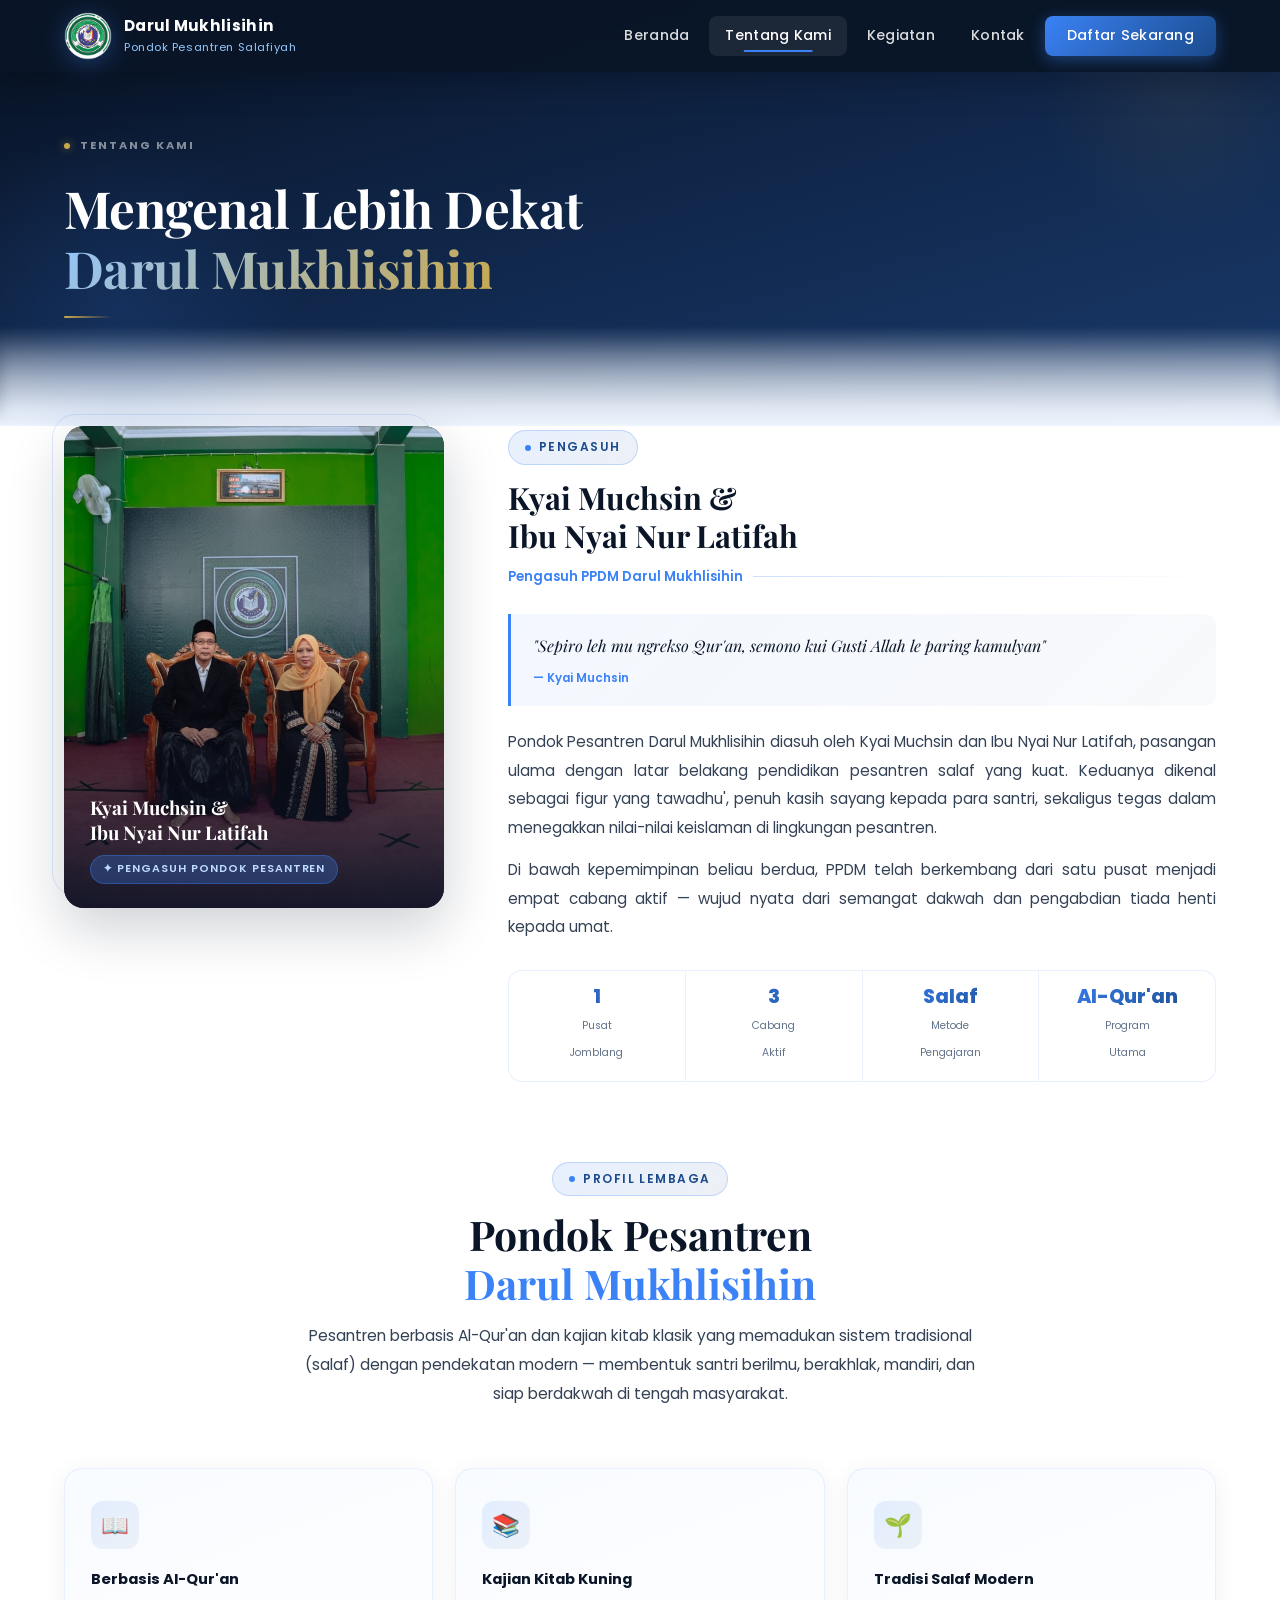
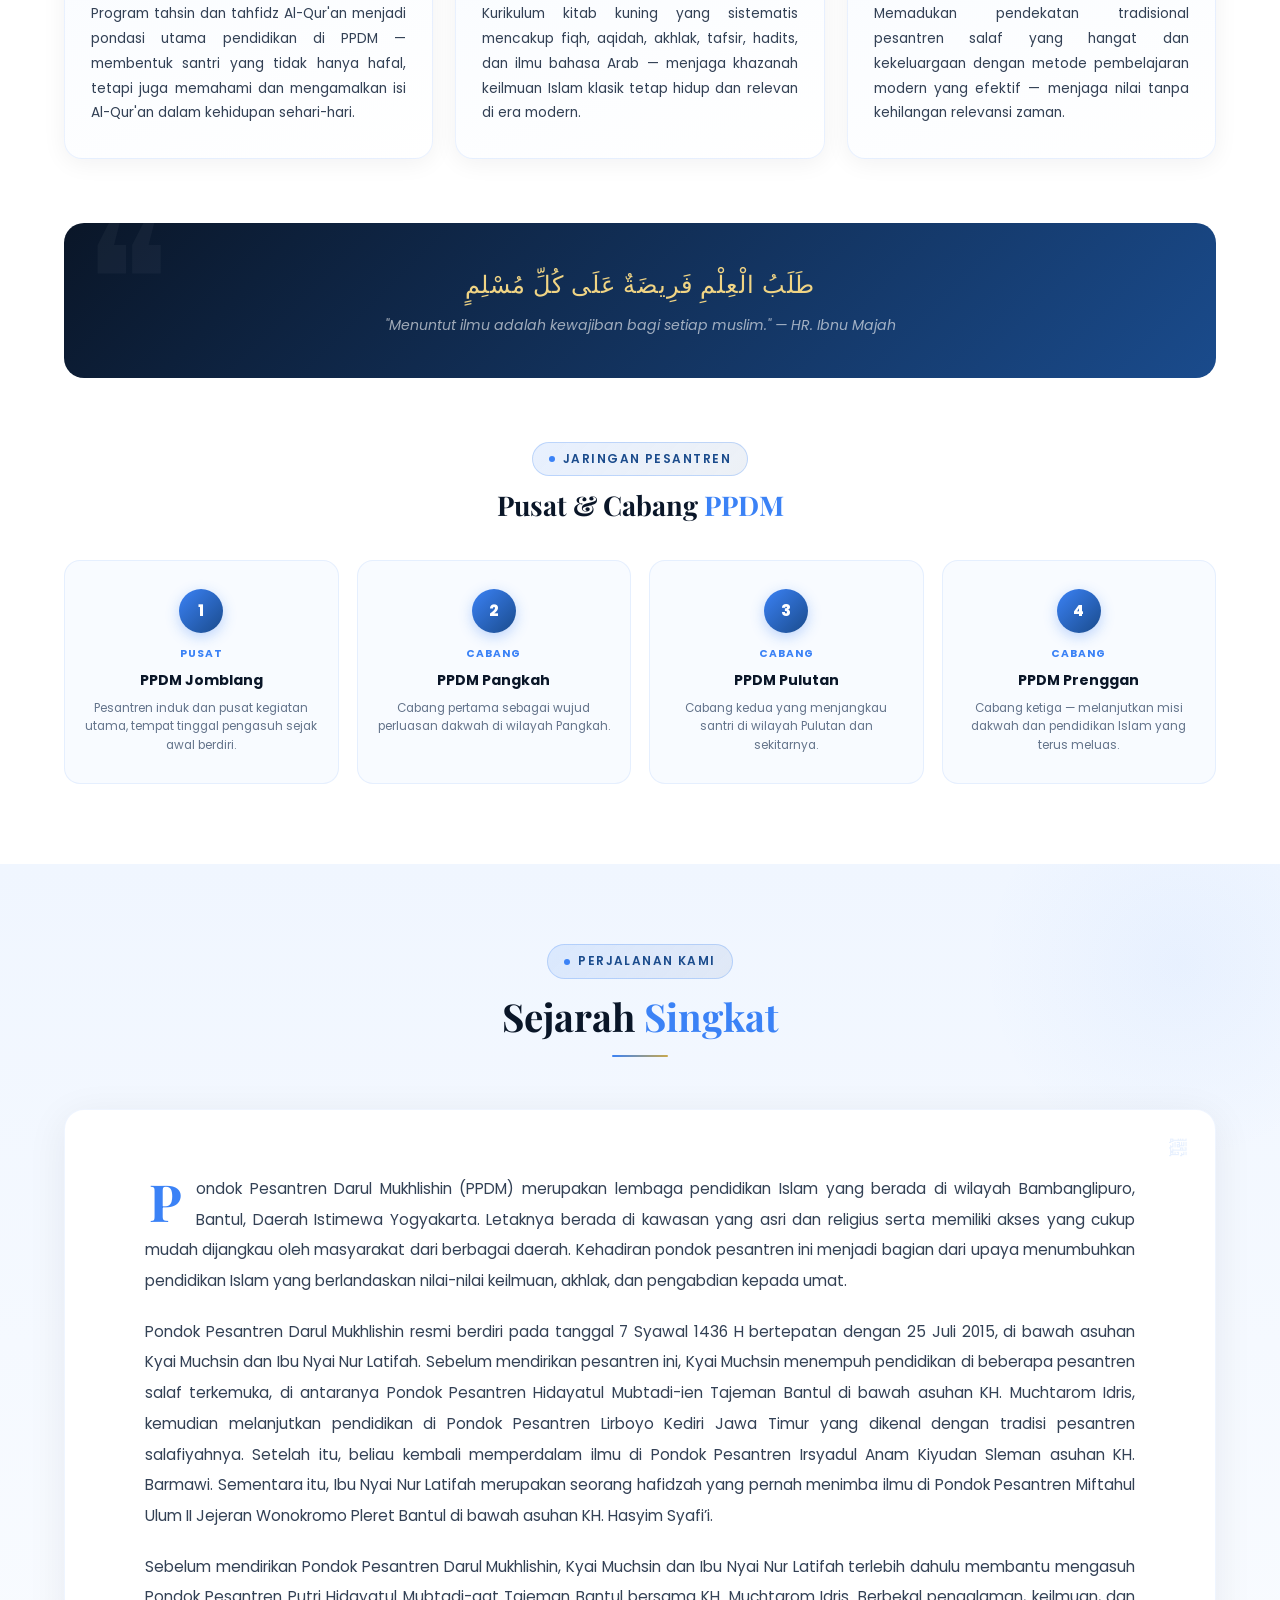
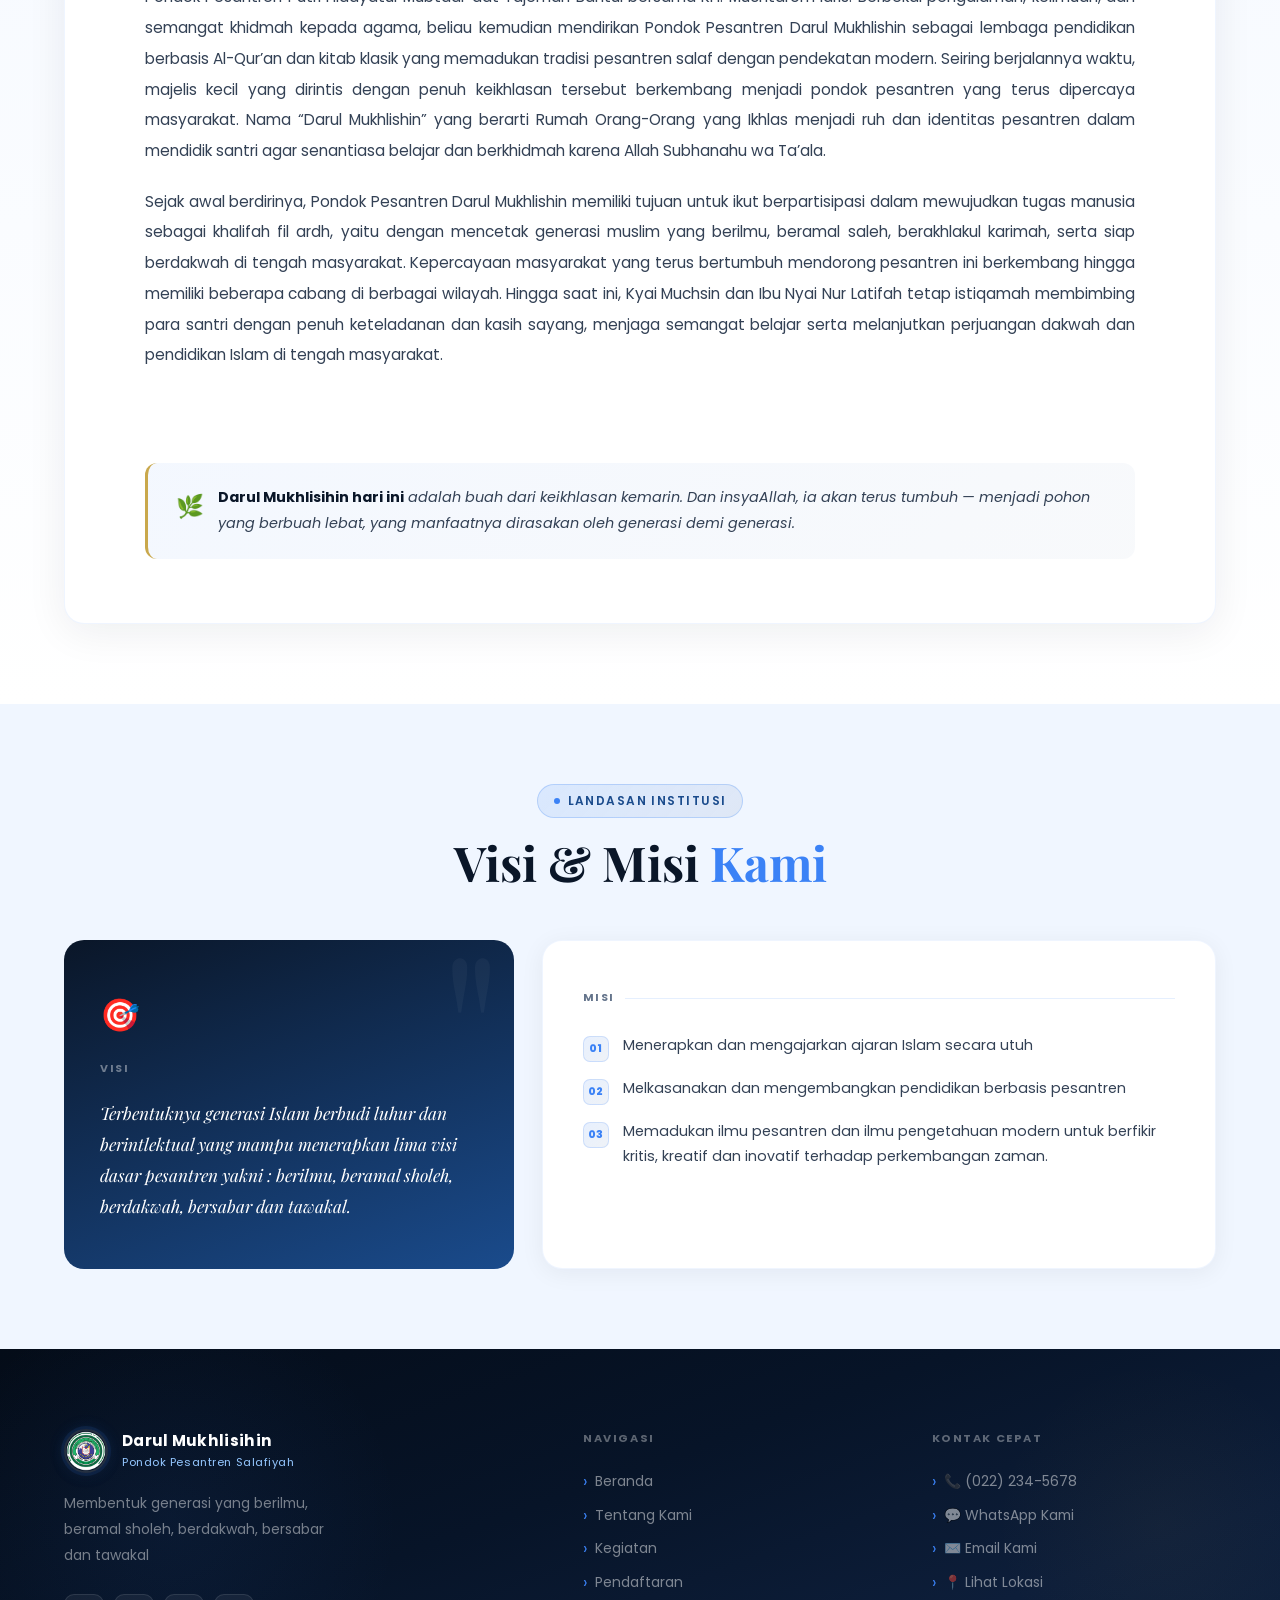
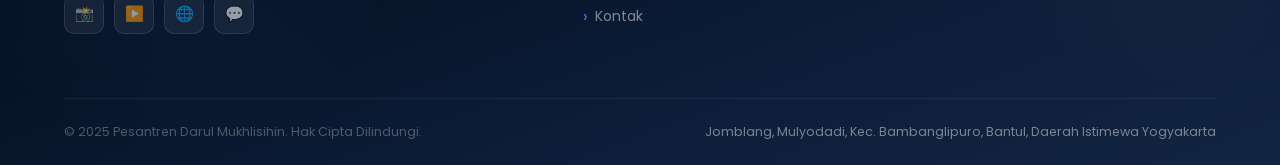
<file: tentang.html>
<!DOCTYPE html>
<html lang="id">
<head>
  <meta charset="UTF-8" />
  <meta name="viewport" content="width=device-width, initial-scale=1.0" />
  <title>Tentang Kami — Pesantren Darul Mukhlisihin</title>
  <link rel="stylesheet" href="style.css" />
  <style>

/* ══════════════════════════════════════════════
   1. HERO — Compact, Premium, Minimalis
   ══════════════════════════════════════════════ */
.tentang-hero {
  position: relative;
  padding: 130px 0 90px;
  overflow: hidden;
  background: linear-gradient(165deg,
    #060f1e 0%,
    #0d1f3c 30%,
    #122b52 60%,
    #1a3a6b 100%
  );
}

/* Pattern geometri islami samar */
.tentang-hero::before {
  content: '';
  position: absolute;
  left: 0;
  bottom: 0;
  width: 100%;
  height: 90px;

  background: linear-gradient(
    to bottom,
    rgba(255,255,255,0) 0%,
    rgba(245,247,250,0.92) 100%
  );

  filter: blur(8px);
  opacity: 0.9;
  pointer-events: none;
}

.tentang-hero::after {
  content: '';
  position: absolute;
  bottom: -60px; left: -60px;
  width: 360px; height: 360px;
  border-radius: 50%;
  background: radial-gradient(circle, rgba(59,130,246,0.12) 0%, transparent 70%);
  pointer-events: none;
}

.hero-glow-gold {
  position: absolute;
  top: -40px; right: -40px;
  width: 280px; height: 280px;
  border-radius: 50%;
  background: radial-gradient(circle, rgba(201,168,76,0.07) 0%, transparent 70%);
  pointer-events: none;
}

.tentang-hero .container {
  position: relative;
  z-index: 2;
}

.hero-inner {
  max-width: 640px;
}

.hero-eyebrow {
  display: inline-flex;
  align-items: center;
  gap: 10px;
  margin-bottom: 22px;
}
.hero-eyebrow .dot {
  width: 6px; height: 6px;
  border-radius: 50%;
  background: var(--gold);
  box-shadow: 0 0 8px rgba(201,168,76,0.6);
}
.hero-eyebrow span {
  font-size: 0.7rem;
  font-weight: 700;
  letter-spacing: 0.18em;
  text-transform: uppercase;
  color: rgba(255,255,255,0.5);
}

.hero-heading {
  font-family: 'Playfair Display', serif;
  font-size: clamp(2rem, 4.2vw, 3.2rem);
  font-weight: 700;
  color: var(--white);
  line-height: 1.18;
  margin-bottom: 18px;
  letter-spacing: -0.01em;
}
.hero-heading .accent {
  background: linear-gradient(135deg, #93c5fd, #c9a84c);
  -webkit-background-clip: text;
  -webkit-text-fill-color: transparent;
  background-clip: text;
}

.hero-divider {
  width: 48px; height: 2px;
  background: linear-gradient(90deg, var(--gold), transparent);
  border-radius: 2px;
  margin-bottom: 18px;
}

.hero-sub {
  font-size: 0.97rem;
  color: rgba(255,255,255,0.58);
  line-height: 1.85;
  max-width: 500px;
}

.hero-fade-bottom {
  position: absolute;
  bottom: 0; left: 0; right: 0;
  height: 100px;
  background: linear-gradient(to bottom,
    transparent 0%,
    rgba(240,246,255,0.6) 70%,
    #f0f6ff 100%
  );
  pointer-events: none;
}
/
.pengasuh-section {
  background: #f0f6ff;
  padding: 80px 0 72px;
}

.pengasuh-wrapper {
  display: grid;
  grid-template-columns: 380px 1fr;
  gap: 64px;
  align-items: start;
}

.pengasuh-photo-card { position: relative; }

.pengasuh-photo-frame {
  border-radius: 20px;
  overflow: hidden;
  box-shadow: 0 20px 56px rgba(10,22,40,0.2);
  position: relative;
  aspect-ratio: 3/3.8;
  background: linear-gradient(160deg, #0d1f3c, #1a4b8c);
}
.pengasuh-photo-frame img {
  width: 100%; height: 100%;
  object-fit: cover;
  object-position: top center;
  display: block;
}
.pengasuh-photo-frame::after {
  content: '';
  position: absolute;
  bottom: 0; left: 0; right: 0;
  height: 55%;
  background: linear-gradient(to top, rgba(8,18,36,0.9) 0%, transparent 100%);
}
.pengasuh-name-overlay {
  position: absolute;
  bottom: 0; left: 0; right: 0;
  padding: 26px 26px 24px;
  z-index: 2;
}
.pengasuh-name-overlay h3 {
  font-family: 'Playfair Display', serif;
  font-size: 1.18rem;
  font-weight: 700;
  color: #fff;
  line-height: 1.3;
  margin-bottom: 8px;
}
.pengasuh-name-overlay .role-tag {
  display: inline-flex;
  align-items: center;
  gap: 6px;
  background: rgba(59,130,246,0.28);
  backdrop-filter: blur(10px);
  border: 1px solid rgba(59,130,246,0.38);
  color: #bfdbfe;
  font-size: 0.68rem;
  font-weight: 600;
  letter-spacing: 0.09em;
  text-transform: uppercase;
  padding: 4px 12px;
  border-radius: 100px;
}

.pengasuh-photo-card::before {
  content: '';
  position: absolute;
  top: -12px; left: -12px; right: 12px; bottom: 12px;
  border: 1.5px solid rgba(59,130,246,0.16);
  border-radius: 24px;
  z-index: 0;
}

.pengasuh-bio { padding-top: 4px; }
.pengasuh-bio .section-badge { margin-bottom: 14px; }

.pengasuh-bio h2 {
  font-family: 'Playfair Display', serif;
  font-size: clamp(1.5rem, 2.4vw, 2.1rem);
  color: var(--navy);
  line-height: 1.25;
  margin-bottom: 10px;
}

.subtitle-line {
  display: flex; align-items: center; gap: 10px;
  margin-bottom: 26px;
}
.subtitle-line span {
  font-size: 0.82rem;
  color: var(--sky);
  font-weight: 600;
  white-space: nowrap;
}
.subtitle-line::after {
  content: ''; flex: 1; height: 1px;
  background: linear-gradient(to right, rgba(59,130,246,0.25), transparent);
}

.quote-block {
  background: linear-gradient(135deg, rgba(59,130,246,0.06), rgba(26,75,140,0.03));
  border-left: 3px solid var(--sky);
  border-radius: 0 12px 12px 0;
  padding: 18px 22px;
  margin-bottom: 22px;
}
.quote-block p {
  font-family: 'Playfair Display', serif;
  font-style: italic;
  font-size: 1rem;
  color: var(--navy);
  line-height: 1.75;
}
.quote-block cite {
  display: block;
  margin-top: 8px;
  font-size: 0.74rem;
  color: var(--sky);
  font-style: normal;
  font-weight: 600;
}

.bio-text {
  font-size: 0.94rem;
  color: var(--text-mid);
  line-height: 1.9;
  margin-bottom: 14px;
}

.bio-stats {
  display: flex;
  margin-top: 28px;
  border: 1px solid rgba(59,130,246,0.12);
  border-radius: 14px;
  overflow: hidden;
  background: #fff;
}
.bio-stat {
  flex: 1;
  padding: 16px 10px;
  text-align: center;
  border-right: 1px solid rgba(59,130,246,0.1);
}
.bio-stat:last-child { border-right: none; }
.bio-stat strong {
  display: block;
  font-size: 1.2rem;
  font-weight: 800;
  line-height: 1;
  margin-bottom: 4px;
  background: linear-gradient(135deg, var(--sky), var(--blue));
  -webkit-background-clip: text;
  -webkit-text-fill-color: transparent;
  background-clip: text;
}
.bio-stat span { font-size: 0.66rem; color: var(--text-light); line-height: 1.4; }


.profil-section {
  background: #fff;
  padding: 80px 0;
}

.profil-intro {
  text-align: center;
  max-width: 680px;
  margin: 0 auto 60px;
}
.profil-intro .section-badge { margin-bottom: 14px; }
.profil-intro h2 {
  font-family: 'Playfair Display', serif;
  font-size: clamp(1.8rem, 3.2vw, 2.6rem);
  color: var(--navy);
  line-height: 1.2;
  margin-bottom: 14px;
}
.profil-intro h2 span { color: var(--sky); }
.profil-intro p {
  font-size: 0.97rem;
  color: var(--text-mid);
  line-height: 1.85;
}

.profil-cards {
  display: grid;
  grid-template-columns: repeat(3, 1fr);
  gap: 22px;
  margin-bottom: 64px;
}

.profil-card-item {
  background: linear-gradient(160deg, #f8fbff 0%, #fff 100%);
  border: 1px solid rgba(59,130,246,0.1);
  border-radius: 18px;
  padding: 32px 26px;
  box-shadow: 0 4px 24px rgba(10,22,40,0.06);
  transition: var(--transition);
  position: relative;
  overflow: hidden;
}
.profil-card-item::before {
  content: '';
  position: absolute;
  top: 0; left: 0; right: 0; height: 3px;
  background: linear-gradient(90deg, var(--sky), var(--blue));
  transform: scaleX(0);
  transform-origin: left;
  transition: transform 0.4s ease;
}
.profil-card-item:hover {
  transform: translateY(-5px);
  box-shadow: 0 16px 48px rgba(10,22,40,0.12);
  border-color: rgba(59,130,246,0.18);
}
.profil-card-item:hover::before { transform: scaleX(1); }

.profil-card-icon {
  width: 48px; height: 48px;
  border-radius: 12px;
  display: flex; align-items: center; justify-content: center;
  font-size: 1.4rem;
  margin-bottom: 18px;
  background: linear-gradient(135deg, rgba(59,130,246,0.12), rgba(26,75,140,0.06));
}
.profil-card-item h4 {
  font-size: 0.92rem;
  font-weight: 700;
  color: var(--navy);
  margin-bottom: 10px;
}
.profil-card-item p {
  font-size: 0.86rem;
  color: var(--text-mid);
  line-height: 1.8;
}

/* Quote islami strip */
.profil-quote-strip {
  background: linear-gradient(135deg, var(--navy) 0%, var(--blue) 100%);
  border-radius: 20px;
  padding: 40px 48px;
  text-align: center;
  position: relative;
  overflow: hidden;
  margin-bottom: 64px;
}
.profil-quote-strip::before {
  content: '❝';
  position: absolute;
  top: -20px; left: 20px;
  font-size: 10rem;
  color: rgba(255,255,255,0.04);
  font-family: Georgia, serif;
  line-height: 1;
}
.profil-quote-strip .arabic {
  font-size: clamp(1.1rem, 2vw, 1.5rem);
  color: var(--gold-light);
  font-family: 'Playfair Display', serif;
  margin-bottom: 10px;
  letter-spacing: 0.04em;
}
.profil-quote-strip .translation {
  font-size: 0.88rem;
  color: rgba(255,255,255,0.6);
  font-style: italic;
}

.cabang-title-wrap { text-align: center; margin-bottom: 36px; }
.cabang-title-wrap h3 {
  font-family: 'Playfair Display', serif;
  font-size: 1.7rem;
  color: var(--navy);
  line-height: 1.3;
}
.cabang-title-wrap h3 span { color: var(--sky); }

.cabang-grid {
  display: grid;
  grid-template-columns: repeat(4, 1fr);
  gap: 18px;
}
.cabang-card {
  background: #f8fbff;
  border-radius: 16px;
  padding: 28px 20px;
  border: 1px solid rgba(59,130,246,0.1);
  transition: var(--transition);
  text-align: center;
  position: relative;
  overflow: hidden;
}
.cabang-card::after {
  content: '';
  position: absolute;
  inset: 0;
  background: linear-gradient(160deg, rgba(59,130,246,0.04), transparent);
  opacity: 0;
  transition: opacity 0.3s;
}
.cabang-card:hover {
  transform: translateY(-5px);
  box-shadow: 0 12px 36px rgba(10,22,40,0.1);
  border-color: rgba(59,130,246,0.22);
}
.cabang-card:hover::after { opacity: 1; }
.cabang-num {
  width: 44px; height: 44px;
  border-radius: 50%;
  background: linear-gradient(135deg, var(--sky), var(--blue));
  display: flex; align-items: center; justify-content: center;
  font-size: 0.95rem; font-weight: 800;
  color: #fff; margin: 0 auto 12px;
  box-shadow: 0 4px 14px rgba(59,130,246,0.32);
  position: relative; z-index: 1;
}
.cabang-label {
  font-size: 0.66rem; color: var(--sky); font-weight: 700;
  text-transform: uppercase; letter-spacing: 0.1em; margin-bottom: 6px;
  position: relative; z-index: 1;
}
.cabang-card h4 {
  font-size: 0.88rem; font-weight: 700; color: var(--navy);
  margin-bottom: 6px; position: relative; z-index: 1;
}
.cabang-card p {
  font-size: 0.74rem; color: var(--text-light);
  line-height: 1.6; position: relative; z-index: 1;
}

.sejarah-section {
  background: linear-gradient(180deg, #f0f6ff 0%, #fff 100%);
  padding: 80px 0;
  position: relative;
  overflow: hidden;
}
.sejarah-section::before {
  content: '';
  position: absolute;
  top: -100px; right: -100px;
  width: 400px; height: 400px;
  border-radius: 50%;
  background: radial-gradient(circle, rgba(59,130,246,0.05), transparent 70%);
  pointer-events: none;
}

.sejarah-inner {
  max-width: 820px; 
  margin: 0 auto;
}

/* Desktop: lebih lebar */
@media (min-width: 1024px) {
  .sejarah-inner {
    max-width: 100%;  
  }
}

.sejarah-header {
  text-align: center;
  margin-bottom: 52px;
}
.sejarah-header .section-badge { margin-bottom: 14px; }
.sejarah-header h2 {
  font-family: 'Playfair Display', serif;
  font-size: clamp(1.8rem, 3vw, 2.5rem);
  color: var(--navy);
  line-height: 1.2;
  margin-bottom: 16px;
}
.sejarah-header h2 span { color: var(--sky); }
.sejarah-header .header-line {
  width: 56px; height: 2px;
  background: linear-gradient(90deg, var(--sky), var(--gold));
  border-radius: 2px;
  margin: 0 auto;
}

.sejarah-card {
  background: #fff;
  border-radius: 20px;
  padding: 52px 56px;
  box-shadow: 0 8px 40px rgba(10,22,40,0.07);
  border: 1px solid rgba(59,130,246,0.08);
  position: relative;
}

@media (min-width: 1024px) {
  .sejarah-card {
    padding: 64px 80px;
    display: grid;
    grid-template-columns: 1fr 1fr;
    gap: 56px;
    align-items: start;
  }

  .sejarah-opening {
    grid-column: 1 / -1;
    padding-bottom: 32px;
    margin-bottom: 0;
    border-bottom: 1px solid rgba(59,130,246,0.1);
  }

  .sejarah-body {
    grid-column: 1 / -1;
    display: grid;
    grid-template-columns: 1fr 1fr;
    gap: 32px 56px;
  }

  .sejarah-closing {
    grid-column: 1 / -1;
  }
}

.sejarah-card::before {
  content: '﷽';
  position: absolute;
  top: 24px; right: 28px;
  font-size: 1.1rem;
  color: rgba(59,130,246,0.12);
  letter-spacing: -0.02em;
}

.sejarah-opening {
  font-family: 'Playfair Display', serif;
  font-size: 1.18rem;
  color: var(--navy);
  line-height: 1.75;
  font-style: italic;
  margin-bottom: 32px;
  padding-bottom: 28px;
  border-bottom: 1px solid rgba(59,130,246,0.1);
}

.sejarah-body {
  display: flex;
  flex-direction: column;
  gap: 20px;
}

.sejarah-para {
  font-size: 0.96rem;
  color: var(--text-mid);
  line-height: 2;
}
.sejarah-para strong { color: var(--navy); font-weight: 700; }

.sejarah-body .sejarah-para:first-child::first-letter {
  font-family: 'Playfair Display', serif;
  font-size: 3.2rem;
  font-weight: 700;
  color: var(--sky);
  float: left;
  line-height: 0.75;
  margin: 6px 10px 0 0;
  padding: 2px 4px;
}

.sejarah-closing {
  margin-top: 36px;
  padding: 22px 28px;
  background: linear-gradient(135deg, rgba(59,130,246,0.06), rgba(26,75,140,0.03));
  border-radius: 12px;
  border-left: 3px solid var(--gold);
  display: flex;
  align-items: flex-start;
  gap: 14px;
}
.sejarah-closing .closing-icon {
  font-size: 1.4rem;
  flex-shrink: 0;
  margin-top: 2px;
}
.sejarah-closing p {
  font-size: 0.9rem;
  color: var(--text-mid);
  line-height: 1.8;
  font-style: italic;
}
.sejarah-closing p strong { color: var(--navy); font-style: normal; }

.vm-section { background: #f0f6ff; padding: 80px 0; }
.vm-layout {
  display: grid;
  grid-template-columns: 1fr 1.5fr;
  gap: 28px;
  margin-top: 48px;
}
.visi-card {
  background: linear-gradient(160deg, var(--navy) 0%, #1a4b8c 100%);
  border-radius: 20px;
  padding: 48px 36px;
  position: relative;
  overflow: hidden;
}
.visi-card::before {
  content: '"';
  position: absolute;
  top: -20px; right: 12px;
  font-size: 13rem;
  font-family: 'Playfair Display', serif;
  color: rgba(255,255,255,0.04);
  line-height: 1;
  pointer-events: none;
}
.visi-card .vm-icon-lg { font-size: 2rem; margin-bottom: 18px; }
.visi-card h3 {
  font-size: 0.68rem; font-weight: 700;
  color: rgba(255,255,255,0.4);
  text-transform: uppercase; letter-spacing: 0.14em;
  margin-bottom: 18px;
}
.visi-card p {
  font-family: 'Playfair Display', serif;
  font-size: 1.08rem;
  color: #fff;
  line-height: 1.8;
  font-style: italic;
}

.misi-card {
  background: #fff;
  border-radius: 20px;
  padding: 48px 40px;
  box-shadow: 0 4px 24px rgba(10,22,40,0.06);
  border: 1px solid rgba(59,130,246,0.08);
}
.misi-card h3 {
  font-size: 0.68rem; font-weight: 700;
  color: var(--text-light); text-transform: uppercase;
  letter-spacing: 0.14em; margin-bottom: 26px;
  display: flex; align-items: center; gap: 10px;
}
.misi-card h3::after {
  content: ''; flex: 1; height: 1px;
  background: rgba(59,130,246,0.13);
}
.misi-list { display: flex; flex-direction: column; gap: 14px; }
.misi-item { display: flex; gap: 14px; align-items: flex-start; }
.misi-num {
  width: 26px; height: 26px;
  border-radius: 7px;
  background: linear-gradient(135deg, rgba(59,130,246,0.12), rgba(26,75,140,0.07));
  border: 1px solid rgba(59,130,246,0.18);
  display: flex; align-items: center; justify-content: center;
  font-size: 0.66rem; font-weight: 800; color: var(--sky);
  flex-shrink: 0; margin-top: 3px;
}
.misi-item p { font-size: 0.89rem; color: var(--text-mid); line-height: 1.75; }


@media (max-width: 1024px) {
  .pengasuh-wrapper { grid-template-columns: 300px 1fr; gap: 48px; }
  .profil-cards { grid-template-columns: 1fr 1fr; }
  .cabang-grid { grid-template-columns: repeat(2, 1fr); }
  .vm-layout { grid-template-columns: 1fr; }
}
@media (max-width: 768px) {
  .pengasuh-wrapper { grid-template-columns: 1fr; }
  .pengasuh-photo-card::before { display: none; }
  .profil-cards { grid-template-columns: 1fr; }
  .profil-quote-strip { padding: 30px 24px; }
  .sejarah-card { padding: 36px 28px; }
  .bio-stats { flex-wrap: wrap; }
  .bio-stat { min-width: 50%; border-bottom: 1px solid rgba(59,130,246,0.08); }
}
@media (max-width: 520px) {
  .cabang-grid { grid-template-columns: 1fr; }
  .tentang-hero { padding: 110px 0 72px; }
  .sejarah-body .sejarah-para:first-child::first-letter { display: none; }
}
  </style>
</head>
<body>

<nav class="navbar scrolled" id="navbar">
  <div class="container nav-inner">
    <a href="index.html" class="nav-logo">
      <img src="Master Logo PPDM.png" alt="Logo Pondok"/>
      <div class="logo-text">
        <strong>Darul Mukhlisihin</strong>
        <span>Pondok Pesantren Salafiyah</span>
      </div>
    </a>
    <div class="nav-links">
      <a href="index.html">Beranda</a>
      <a href="tentang.html" class="active">Tentang Kami</a>
      <a href="kegiatan.html">Kegiatan</a>
      <a href="kontak.html">Kontak</a>
      <a href="pendaftaran.html" class="nav-cta">Daftar Sekarang</a>
    </div>
    <div class="hamburger" id="hamburger" onclick="toggleMenu()">
      <span></span><span></span><span></span>
    </div>
  </div>
</nav>

<div class="mobile-menu" id="mobileMenu">
  <a href="index.html" onclick="toggleMenu()">Beranda</a>
  <a href="tentang.html" onclick="toggleMenu()">Tentang Kami</a>
  <a href="kegiatan.html" onclick="toggleMenu()">Kegiatan</a>
  <a href="kontak.html" onclick="toggleMenu()">Kontak</a>
  <a href="pendaftaran.html" onclick="toggleMenu()" style="color:#93c5fd;">Daftar Sekarang →</a>
</div>

<div class="tentang-hero">
  <div class="hero-glow-gold"></div>
  <div class="container">
    <div class="hero-inner">

      <div class="hero-eyebrow">
        <div class="dot"></div>
        <span>Tentang Kami</span>
      </div>

      <h1 class="hero-heading">
        Mengenal Lebih Dekat<br>
        <span class="accent">Darul Mukhlisihin</span>
      </h1>

      <div class="hero-divider"></div>

      <p class="hero-sub">
    </div>
  </div>
  <div class="hero-fade-bottom"></div>
</div>

<section class="pengasuh-section">
  <div class="container">
    <div class="pengasuh-wrapper">

      <!-- Foto -->
      <div class="pengasuh-photo-card reveal">
        <div class="pengasuh-photo-frame">
         
          <img
            src="Bapak Ibuk.jpeg"
            alt="Kyai Muchsin dan Ibu Nyai Nur Latifah"
            onerror="this.style.display='none'"
          />
          <div class="pengasuh-name-overlay">
            <h3>Kyai Muchsin &<br>Ibu Nyai Nur Latifah</h3>
            <span class="role-tag">✦ Pengasuh Pondok Pesantren</span>
          </div>
        </div>
      </div>

     
      <div class="pengasuh-bio reveal reveal-delay-2">
        <div class="section-badge">Pengasuh</div>
        <h2>Kyai Muchsin &<br>Ibu Nyai Nur Latifah</h2>
        <div class="subtitle-line">
          <span>Pengasuh PPDM Darul Mukhlisihin</span>
        </div>

        <div class="quote-block">
          <p>"Sepiro leh mu ngrekso Qur'an, semono kui Gusti Allah le paring kamulyan"</p>
          <cite>— Kyai Muchsin</cite>
        </div>

        <p class="bio-text" style="text-align: justify;">
          Pondok Pesantren Darul Mukhlisihin diasuh oleh Kyai Muchsin dan
          Ibu Nyai Nur Latifah, pasangan ulama dengan latar belakang pendidikan
          pesantren salaf yang kuat. Keduanya dikenal sebagai figur yang tawadhu', penuh kasih
          sayang kepada para santri, sekaligus tegas dalam menegakkan nilai-nilai keislaman di
          lingkungan pesantren.
        </p>
        <p class="bio-text" style="text-align: justify;">
          Di bawah kepemimpinan beliau berdua, PPDM telah berkembang dari satu pusat menjadi
          empat cabang aktif — wujud nyata dari semangat dakwah dan pengabdian tiada henti
          kepada umat.
        </p>

        <div class="bio-stats">
          <div class="bio-stat">
            <strong>1</strong>
            <span>Pusat<br>Jomblang</span>
          </div>
          <div class="bio-stat">
            <strong>3</strong>
            <span>Cabang<br>Aktif</span>
          </div>
          <div class="bio-stat">
            <strong>Salaf</strong>
            <span>Metode<br>Pengajaran</span>
          </div>
          <div class="bio-stat">
            <strong>Al-Qur'an</strong>
            <span>Program<br>Utama</span>
          </div>
        </div>
      </div>

    </div>
  </div>
</section>


<section class="profil-section">
  <div class="container">

    <div class="profil-intro reveal">
      <div class="section-badge">Profil Lembaga</div>
      <h2>Pondok Pesantren<br><span>Darul Mukhlisihin</span></h2>
      <p>
        Pesantren berbasis Al-Qur'an dan kajian kitab klasik yang memadukan sistem tradisional (salaf)
        dengan pendekatan modern — membentuk santri berilmu, berakhlak, mandiri, dan siap berdakwah
        di tengah masyarakat.
      </p>
    </div>

    <div class="profil-cards">

      <div class="profil-card-item reveal reveal-delay-1">
        <div class="profil-card-icon">📖</div>
        <h4>Berbasis Al-Qur'an</h4>
        <p style="text-align: justify;">
          Program tahsin dan tahfidz Al-Qur'an menjadi pondasi utama pendidikan di PPDM —
          membentuk santri yang tidak hanya hafal, tetapi juga memahami dan mengamalkan
          isi Al-Qur'an dalam kehidupan sehari-hari.
        </p>
      </div>

      <div class="profil-card-item reveal reveal-delay-2">
        <div class="profil-card-icon">📚</div>
        <h4>Kajian Kitab Kuning</h4>
        <p style="text-align: justify;">
          Kurikulum kitab kuning yang sistematis mencakup fiqh, aqidah, akhlak, tafsir,
          hadits, dan ilmu bahasa Arab — menjaga khazanah keilmuan Islam klasik tetap
          hidup dan relevan di era modern.
        </p>
      </div>

      <div class="profil-card-item reveal reveal-delay-3">
        <div class="profil-card-icon">🌱</div>
        <h4>Tradisi Salaf Modern</h4>
        <p style="text-align: justify;">
          Memadukan pendekatan tradisional pesantren salaf yang hangat dan kekeluargaan
          dengan metode pembelajaran modern yang efektif — menjaga nilai tanpa kehilangan
          relevansi zaman.
        </p>
      </div>

    </div>

    <div class="profil-quote-strip reveal">
      <div class="arabic">طَلَبُ الْعِلْمِ فَرِيضَةٌ عَلَى كُلِّ مُسْلِمٍ</div>
      <div class="translation">"Menuntut ilmu adalah kewajiban bagi setiap muslim." — HR. Ibnu Majah</div>
    </div>

    <div class="reveal">
      <div class="cabang-title-wrap">
        <div class="section-badge" style="margin-bottom:12px;">Jaringan Pesantren</div>
        <h3>Pusat & Cabang <span>PPDM</span></h3>
      </div>
      <div class="cabang-grid">

        <div class="cabang-card reveal reveal-delay-1">
          <div class="cabang-num">1</div>
          <div class="cabang-label">Pusat</div>
          <h4>PPDM Jomblang</h4>
          <p>Pesantren induk dan pusat kegiatan utama, tempat tinggal pengasuh sejak awal berdiri.</p>
        </div>

        <div class="cabang-card reveal reveal-delay-2">
          <div class="cabang-num">2</div>
          <div class="cabang-label">Cabang</div>
          <h4>PPDM Pangkah</h4>
          <p>Cabang pertama sebagai wujud perluasan dakwah di wilayah Pangkah.</p>
        </div>

        <div class="cabang-card reveal reveal-delay-3">
          <div class="cabang-num">3</div>
          <div class="cabang-label">Cabang</div>
          <h4>PPDM Pulutan</h4>
          <p>Cabang kedua yang menjangkau santri di wilayah Pulutan dan sekitarnya.</p>
        </div>

        <div class="cabang-card reveal reveal-delay-3">
          <div class="cabang-num">4</div>
          <div class="cabang-label">Cabang</div>
          <h4>PPDM Prenggan</h4>
          <p>Cabang ketiga — melanjutkan misi dakwah dan pendidikan Islam yang terus meluas.</p>
        </div>

      </div>
    </div>

  </div>
</section>

<section class="sejarah-section">
  <div class="container">
    <div class="sejarah-inner">

      <div class="sejarah-header reveal">
        <div class="section-badge">Perjalanan Kami</div>
        <h2>Sejarah <span>Singkat</span></h2>
        <div class="header-line"></div>
      </div>

      <div class="sejarah-card reveal">

        <div class="sejarah-body">

          <p class="sejarah-para" style="text-align: justify;">
            Pondok Pesantren Darul Mukhlishin (PPDM) merupakan lembaga pendidikan Islam yang berada di wilayah Bambanglipuro, 
            Bantul, Daerah Istimewa Yogyakarta. Letaknya berada di kawasan yang asri dan religius serta memiliki akses 
            yang cukup mudah dijangkau oleh masyarakat dari berbagai daerah. Kehadiran pondok pesantren ini 
            menjadi bagian dari upaya menumbuhkan pendidikan Islam yang berlandaskan nilai-nilai keilmuan, akhlak, dan pengabdian 
            kepada umat.
          </p>

          <p class="sejarah-para" style="text-align: justify;">
            Pondok Pesantren Darul Mukhlishin resmi berdiri pada tanggal 7 Syawal 1436 H bertepatan dengan 25 Juli 2015, 
            di bawah asuhan Kyai Muchsin dan Ibu Nyai Nur Latifah. Sebelum mendirikan pesantren ini, 
            Kyai Muchsin menempuh pendidikan di beberapa pesantren salaf terkemuka, di antaranya Pondok Pesantren 
            Hidayatul Mubtadi-ien Tajeman Bantul di bawah asuhan KH. Muchtarom Idris, kemudian melanjutkan pendidikan 
            di Pondok Pesantren Lirboyo Kediri Jawa Timur yang dikenal dengan tradisi pesantren salafiyahnya. Setelah itu, 
            beliau kembali memperdalam ilmu di Pondok Pesantren Irsyadul Anam Kiyudan Sleman asuhan KH. Barmawi. 
            Sementara itu, Ibu Nyai Nur Latifah merupakan seorang hafidzah yang pernah menimba ilmu di Pondok Pesantren 
            Miftahul Ulum II Jejeran Wonokromo Pleret Bantul di bawah asuhan KH. Hasyim Syafi’i.
          </p>

          <p class="sejarah-para" style="text-align: justify;">
            Sebelum mendirikan Pondok Pesantren Darul Mukhlishin, Kyai Muchsin dan Ibu Nyai Nur Latifah terlebih dahulu membantu 
            mengasuh Pondok Pesantren Putri Hidayatul Mubtadi-aat Tajeman Bantul bersama KH. Muchtarom Idris. 
            Berbekal pengalaman, keilmuan, dan semangat khidmah kepada agama, beliau kemudian mendirikan Pondok Pesantren 
            Darul Mukhlishin sebagai lembaga pendidikan berbasis Al-Qur’an dan kitab klasik yang memadukan tradisi pesantren 
            salaf dengan pendekatan modern. Seiring berjalannya waktu, majelis kecil yang dirintis dengan penuh keikhlasan 
            tersebut berkembang menjadi pondok pesantren yang terus dipercaya masyarakat. Nama “Darul Mukhlishin” yang berarti 
            Rumah Orang-Orang yang Ikhlas menjadi ruh dan identitas pesantren dalam mendidik santri agar senantiasa belajar dan 
            berkhidmah karena Allah Subhanahu wa Ta’ala.
          </p>

          <p class="sejarah-para" style="text-align: justify;">
            Sejak awal berdirinya, Pondok Pesantren Darul Mukhlishin memiliki tujuan untuk ikut berpartisipasi dalam mewujudkan tugas 
            manusia sebagai khalifah fil ardh, yaitu dengan mencetak generasi muslim yang berilmu, beramal saleh, berakhlakul karimah, 
            serta siap berdakwah di tengah masyarakat. Kepercayaan masyarakat yang terus bertumbuh mendorong pesantren ini berkembang 
            hingga memiliki beberapa cabang di berbagai wilayah. Hingga saat ini, Kyai Muchsin dan Ibu Nyai Nur Latifah tetap istiqamah 
            membimbing para santri dengan penuh keteladanan dan kasih sayang, menjaga semangat belajar serta melanjutkan perjuangan dakwah
             dan pendidikan Islam di tengah masyarakat.
          </p>

        </div>

        <div class="sejarah-closing">
          <div class="closing-icon">🌿</div>
          <p>
            <strong>Darul Mukhlisihin hari ini</strong> adalah buah dari keikhlasan kemarin.
            Dan insyaAllah, ia akan terus tumbuh — menjadi pohon yang berbuah lebat,
            yang manfaatnya dirasakan oleh generasi demi generasi.
          </p>
        </div>

      </div>

    </div>
  </div>
</section>

<section class="vm-section">
  <div class="container">

    <div class="text-center reveal">
      <div class="section-badge">Landasan Institusi</div>
      <h2 class="section-title">Visi & Misi <span>Kami</span></h2>
    </div>

    <div class="vm-layout">

      <div class="visi-card reveal reveal-delay-1">
        <div class="vm-icon-lg">🎯</div>
        <h3>Visi</h3>
        <p>
          Terbentuknya generasi Islam berbudi luhur dan berintlektual yang mampu menerapkan lima visi dasar pesantren yakni : berilmu, beramal sholeh, berdakwah, bersabar dan tawakal.
        </p>
      </div>

      <div class="misi-card reveal reveal-delay-2">
        <h3>Misi</h3>
        <div class="misi-list">
          <div class="misi-item">
            <div class="misi-num">01</div>
            <p>Menerapkan dan mengajarkan ajaran Islam secara utuh</p>
          </div>
          <div class="misi-item">
            <div class="misi-num">02</div>
            <p>Melkasanakan dan mengembangkan pendidikan berbasis pesantren
           </div>
          <div class="misi-item">
            <div class="misi-num">03</div>
            <p>Memadukan ilmu pesantren dan ilmu pengetahuan modern untuk berfikir kritis, kreatif dan inovatif terhadap perkembangan zaman.
          </div>
        </div>
      </div>

    </div>
  </div>
</section>


<footer class="footer">
  <div class="container">
    <div class="footer-grid">
      <div class="footer-brand">
        <div class="logo-wrap">
          <img src="Master Logo PPDM.png" alt="Logo Pondok"/>
          <div class="logo-text">
            <strong>Darul Mukhlisihin</strong>
            <span>Pondok Pesantren Salafiyah</span>
          </div>
        </div>
        <p>Membentuk generasi yang berilmu, beramal sholeh, berdakwah, bersabar dan tawakal</p>
        <div class="socials">
          <a href="#" class="social-btn">📸</a>
          <a href="#" class="social-btn">▶️</a>
          <a href="#" class="social-btn">🌐</a>
          <a href="#" class="social-btn">💬</a>
        </div>
      </div>
      <div class="footer-col">
        <h4>Navigasi</h4>
        <ul>
          <li><a href="index.html">Beranda</a></li>
          <li><a href="tentang.html">Tentang Kami</a></li>
          <li><a href="kegiatan.html">Kegiatan</a></li>
          <li><a href="pendaftaran.html">Pendaftaran</a></li>
          <li><a href="kontak.html">Kontak</a></li>
        </ul>
      </div>
      <div class="footer-col">
        <h4>Kontak Cepat</h4>
        <ul>
          <li><a href="tel:+62222345678">📞 (022) 234-5678</a></li>
          <li><a href="https://wa.me/6281234567890">💬 WhatsApp Kami</a></li>
          <li><a href="mailto:info@darulmukhlisihin.ac.id">✉️ Email Kami</a></li>
          <li><a href="kontak.html">📍 Lihat Lokasi</a></li>
        </ul>
      </div>
    </div>
    <div class="footer-bottom">
      <p>© 2025 Pesantren Darul Mukhlisihin. Hak Cipta Dilindungi.</p>
      <span>Jomblang, Mulyodadi, Kec. Bambanglipuro, Bantul, Daerah Istimewa Yogyakarta</span>
    </div>
  </div>
</footer>

<script src="main.js"></script>
</body>
</html>
</file>
<file: style.css>
/* =============================================
   PESANTREN DARUL MUKHLISIHIN - STYLESHEET
   Tema: Elegan, Modern, Islami
   Palet: Navy · Sky Blue · White · Gold Accent
   ============================================= */

@import url('https://fonts.googleapis.com/css2?family=Poppins:wght@300;400;500;600;700;800;900&family=Playfair+Display:ital,wght@0,600;0,700;1,600&display=swap');

/* ── VARIABLES ─────────────────────────────── */
:root {
  --navy:       #0a1628;
  --navy-mid:   #112240;
  --blue:       #1a4b8c;
  --blue-mid:   #2563a8;
  --sky:        #3b82f6;
  --sky-light:  #93c5fd;
  --white:      #ffffff;
  --off-white:  #f0f6ff;
  --gold:       #c9a84c;
  --gold-light: #f0d484;
  --text-dark:  #0f172a;
  --text-mid:   #334155;
  --text-light: #64748b;
  --glass:      rgba(255,255,255,0.08);
  --glass-b:    rgba(255,255,255,0.15);
  --shadow-sm:  0 4px 16px rgba(10,22,40,0.12);
  --shadow-md:  0 8px 32px rgba(10,22,40,0.18);
  --shadow-lg:  0 20px 60px rgba(10,22,40,0.25);
  --radius-sm:  8px;
  --radius-md:  16px;
  --radius-lg:  24px;
  --radius-xl:  32px;
  --transition: all 0.35s cubic-bezier(0.4, 0, 0.2, 1);
}

/* ── RESET & BASE ───────────────────────────── */
*, *::before, *::after { box-sizing: border-box; margin: 0; padding: 0; }

html { scroll-behavior: smooth; }

body {
  font-family: 'Poppins', sans-serif;
  color: var(--text-dark);
  background: var(--white);
  overflow-x: hidden;
  line-height: 1.7;
}

img { max-width: 100%; display: block; }
a { text-decoration: none; color: inherit; }
ul { list-style: none; }

/* ── SCROLLBAR ──────────────────────────────── */
::-webkit-scrollbar { width: 6px; }
::-webkit-scrollbar-track { background: var(--off-white); }
::-webkit-scrollbar-thumb { background: var(--blue); border-radius: 10px; }

/* ── UTILITY ────────────────────────────────── */
.container { width: 90%; max-width: 1200px; margin: 0 auto; }
.section { padding: 96px 0; }
.section-sm { padding: 64px 0; }
.text-center { text-align: center; }

.section-badge {
  display: inline-flex;
  align-items: center;
  gap: 8px;
  background: linear-gradient(135deg, rgba(59,130,246,0.12), rgba(26,75,140,0.08));
  border: 1px solid rgba(59,130,246,0.25);
  color: var(--blue);
  font-size: 0.75rem;
  font-weight: 600;
  letter-spacing: 0.12em;
  text-transform: uppercase;
  padding: 6px 16px;
  border-radius: 100px;
  margin-bottom: 16px;
}
.section-badge::before {
  content: '';
  width: 6px; height: 6px;
  background: var(--sky);
  border-radius: 50%;
}

.section-title {
  font-family: 'Playfair Display', serif;
  font-size: clamp(2rem, 4vw, 3rem);
  font-weight: 700;
  color: var(--navy);
  line-height: 1.2;
  margin-bottom: 16px;
}
.section-title span { color: var(--sky); }

.section-desc {
  font-size: 1.05rem;
  color: var(--text-mid);
  max-width: 580px;
  margin: 0 auto;
  line-height: 1.8;
}

/* ── NAVBAR ─────────────────────────────────── */
.navbar {
  position: fixed;
  top: 0; left: 0; right: 0;
  z-index: 1000;
  padding: 20px 0;
  transition: var(--transition);
}

.navbar.scrolled {
  background: rgba(10,22,40,0.97);
  backdrop-filter: blur(20px);
  -webkit-backdrop-filter: blur(20px);
  padding: 12px 0;
  box-shadow: 0 2px 40px rgba(0,0,0,0.3);
}

.nav-inner {
  display: flex;
  align-items: center;
  justify-content: space-between;
}

.nav-logo {
  display: flex;
  align-items: center;
  gap: 12px;
}

/* LOGO IMAGE */
.nav-logo img{
  width: 48px;
  height: 48px;
  object-fit: contain;
  flex-shrink: 0;
  filter: drop-shadow(0 4px 12px rgba(59,130,246,0.35));
}

.logo-text { line-height: 1.2; }
.logo-text strong {
  display: block;
  font-size: 0.95rem;
  font-weight: 700;
  color: var(--white);
  letter-spacing: 0.02em;
}
.logo-text span {
  font-size: 0.7rem;
  color: var(--sky-light);
  font-weight: 400;
  letter-spacing: 0.05em;
}

.nav-links {
  display: flex;
  align-items: center;
  gap: 4px;
}

.nav-links a {
  color: rgba(255,255,255,0.85);
  font-size: 0.88rem;
  font-weight: 500;
  padding: 8px 16px;
  border-radius: var(--radius-sm);
  position: relative;
  transition: var(--transition);
  letter-spacing: 0.02em;
}

.nav-links a::after {
  content: '';
  position: absolute;
  bottom: 4px; left: 50%;
  width: 0; height: 2px;
  background: var(--sky);
  border-radius: 2px;
  transform: translateX(-50%);
  transition: width 0.3s ease;
}

.nav-links a:hover,
.nav-links a.active {
  color: var(--white);
  background: var(--glass);
}
.nav-links a:hover::after,
.nav-links a.active::after { width: 50%; }

.nav-cta {
  background: linear-gradient(135deg, var(--sky), var(--blue)) !important;
  color: var(--white) !important;
  padding: 8px 22px !important;
  box-shadow: 0 4px 16px rgba(59,130,246,0.4);
}
.nav-cta:hover {
  transform: translateY(-1px);
  box-shadow: 0 8px 24px rgba(59,130,246,0.5) !important;
}
.nav-cta::after { display: none !important; }

/* Hamburger */
.hamburger {
  display: none;
  flex-direction: column;
  gap: 5px;
  cursor: pointer;
  padding: 4px;
}
.hamburger span {
  width: 26px; height: 2px;
  background: var(--white);
  border-radius: 2px;
  transition: var(--transition);
  display: block;
}
.hamburger.open span:nth-child(1) { transform: rotate(45deg) translate(5px,5px); }
.hamburger.open span:nth-child(2) { opacity: 0; }
.hamburger.open span:nth-child(3) { transform: rotate(-45deg) translate(5px,-5px); }

/* Mobile nav */
.mobile-menu {
  display: none;
  position: fixed;
  top: 0; left: 0; right: 0; bottom: 0;
  background: rgba(10,22,40,0.98);
  backdrop-filter: blur(20px);
  z-index: 999;
  flex-direction: column;
  align-items: center;
  justify-content: center;
  gap: 8px;
}
.mobile-menu.open { display: flex; }
.mobile-menu a {
  color: var(--white);
  font-size: 1.4rem;
  font-weight: 600;
  padding: 12px 32px;
  border-radius: var(--radius-md);
  transition: var(--transition);
  width: 80%;
  text-align: center;
}
.mobile-menu a:hover { background: var(--glass-b); color: var(--sky-light); }

/* ── HERO SECTION ───────────────────────────── */
.hero {
  min-height: 100vh;
  position: relative;
  display: flex;
  align-items: center;
  overflow: hidden;
}

.hero-bg {
  position: absolute;
  inset: 0;
  background:
    linear-gradient(160deg, rgba(10,22,40,0.92) 0%, rgba(17,34,64,0.85) 40%, rgba(26,75,140,0.75) 100%),
    url('https://images.unsplash.com/photo-1564419431145-5f6b2e8d2f28?w=1600&q=80') center/cover no-repeat;
  z-index: 0;
}

.hero-bg::after {
  content: '';
  position: absolute;
  inset: 0;
  background: radial-gradient(ellipse at 20% 50%, rgba(59,130,246,0.15) 0%, transparent 60%),
              radial-gradient(ellipse at 80% 20%, rgba(201,168,76,0.08) 0%, transparent 50%);
}

/* Geometric ornament */
.hero-ornament {
  position: absolute;
  right: -100px;
  top: 50%;
  transform: translateY(-50%);
  width: 600px; height: 600px;
  border-radius: 50%;
  border: 1px solid rgba(59,130,246,0.15);
  z-index: 1;
}
.hero-ornament::before {
  content: '';
  position: absolute;
  inset: 40px;
  border-radius: 50%;
  border: 1px solid rgba(59,130,246,0.1);
}
.hero-ornament::after {
  content: '';
  position: absolute;
  inset: 80px;
  border-radius: 50%;
  border: 1px solid rgba(59,130,246,0.08);
}

.hero-content {
  position: relative;
  z-index: 2;
  max-width: 100%;
}

/* ── HERO GRID: Two-column layout ── */
.hero-grid { display: contents; }

/* hero-content: teks di kiri, max setengah layar */
.hero-content {
  position: relative;
  z-index: 3;
  max-width: 600px;
  padding: 140px 0 80px;
}

/* Foto gedung: absolute full-height di kanan */
.hero-building {
  position: absolute;
  top: 0; right: 0;
  width: 62%;
  height: 100%;
  z-index: 1;
  pointer-events: none;
}


.hero-building img {
  width: 100%;
  height: 100%;
  object-fit: cover;
  object-position: 40% top;
  display: block;
  filter: brightness(0.6) contrast(1.05) saturate(0.7);
  mix-blend-mode: luminosity;
  opacity: 0;
  /* Dua animasi: masuk dari kanan + zoom lambat */
  animation:
    buildingReveal 1.4s cubic-bezier(0.4, 0, 0.2, 1) 0.3s forwards,
    kenBurns 12s ease-in-out 1.7s infinite alternate;
}

@keyframes buildingReveal {
  from {
    opacity: 0;
    transform: translateX(60px) scale(1.08);
  }
  to {
    opacity: 0.75;
    transform: translateX(0) scale(1);
  }
}

@keyframes kenBurns {
  from { transform: scale(1); }
  to   { transform: scale(1.06); }
}

/* Overlay kiri: fade teks dari gelap ke transparan */
.hero-overlay {
  position: absolute;
  inset: 0;
  z-index: 2;
  background:
    /* Kiri solid — teks aman terbaca */
    linear-gradient(to right,
      #0d2660        0%,
      #0d2660        30%,
      rgba(13,38,96,0.92) 45%,
      rgba(13,38,96,0.5)  60%,
      rgba(13,38,96,0.1)  80%,
      transparent         100%
    ),
    /* Bawah: fade sinematik */
    linear-gradient(to top,
      rgba(10,25,70,0.7) 0%,
      transparent        40%
    );
  pointer-events: none;
}

/* Hapus hero-image dan hero-image-box — tidak dipakai lagi */
.hero-image,
.hero-image-box { display: none; }

/* Responsive */
@media (max-width: 768px) {
  .hero-building { display: none; }
  .hero-overlay {
    background: linear-gradient(to bottom,
      rgba(10,25,70,0.85) 0%,
      rgba(10,25,70,0.7)  100%
    );
  }
  .hero-content { padding: 130px 0 60px; }
}

.hero-badge {
  display: inline-flex;
  align-items: center;
  gap: 8px;
  background: rgba(201,168,76,0.15);
  border: 1px solid rgba(201,168,76,0.3);
  color: var(--gold-light);
  font-size: 0.75rem;
  font-weight: 600;
  letter-spacing: 0.12em;
  text-transform: uppercase;
  padding: 6px 16px;
  border-radius: 100px;
  margin-bottom: 28px;
  animation: fadeInDown 0.8s ease both;
}
.hero-badge::before {
  content: '✦';
  color: var(--gold);
  font-size: 0.6rem;
}

.hero-title {
  font-family: 'Playfair Display', serif;
  font-size: clamp(2.4rem, 5.5vw, 4.2rem);
  font-weight: 700;
  color: var(--white);
  line-height: 1.15;
  margin-bottom: 8px;
  animation: fadeInUp 0.8s 0.1s ease both;
}
.hero-title .highlight {
  background: linear-gradient(135deg, var(--sky-light), var(--gold-light));
  -webkit-background-clip: text;
  -webkit-text-fill-color: transparent;
  background-clip: text;
}

.hero-subtitle {
  font-family: 'Playfair Display', serif;
  font-size: clamp(1rem, 2vw, 1.3rem);
  color: rgba(255,255,255,0.7);
  font-style: italic;
  margin-bottom: 20px;
  animation: fadeInUp 0.8s 0.2s ease both;
}

.hero-tagline {
  font-size: clamp(0.9rem, 1.5vw, 1.05rem);
  color: rgba(255,255,255,0.7);
  line-height: 1.8;
  margin-bottom: 40px;
  max-width: 520px;
  animation: fadeInUp 0.8s 0.3s ease both;
}

.hero-actions {
  display: flex;
  gap: 16px;
  flex-wrap: wrap;
  animation: fadeInUp 0.8s 0.4s ease both;
}

.btn-primary {
  display: inline-flex;
  align-items: center;
  gap: 10px;
  background: linear-gradient(135deg, var(--sky), var(--blue));
  color: var(--white);
  font-size: 0.92rem;
  font-weight: 600;
  padding: 14px 32px;
  border-radius: 100px;
  border: none;
  cursor: pointer;
  transition: var(--transition);
  box-shadow: 0 8px 32px rgba(59,130,246,0.45);
  letter-spacing: 0.03em;
  position: relative;
  overflow: hidden;
}
.btn-primary::before {
  content: '';
  position: absolute;
  inset: 0;
  background: linear-gradient(135deg, rgba(255,255,255,0.15), transparent);
  opacity: 0;
  transition: opacity 0.3s;
}
.btn-primary:hover {
  transform: translateY(-3px);
  box-shadow: 0 16px 48px rgba(59,130,246,0.6);
}
.btn-primary:hover::before { opacity: 1; }

.btn-secondary {
  display: inline-flex;
  align-items: center;
  gap: 10px;
  background: transparent;
  color: var(--white);
  font-size: 0.92rem;
  font-weight: 500;
  padding: 14px 32px;
  border-radius: 100px;
  border: 1px solid rgba(255,255,255,0.3);
  cursor: pointer;
  transition: var(--transition);
  letter-spacing: 0.03em;
}
.btn-secondary:hover {
  background: rgba(255,255,255,0.1);
  border-color: rgba(255,255,255,0.6);
  transform: translateY(-2px);
}

.hero-stats {
  display: flex;
  gap: 0;
  margin-top: 36px;
  border: 1px solid rgba(255,255,255,0.1);
  border-radius: 14px;
  background: rgba(255,255,255,0.05);
  backdrop-filter: blur(12px);
  -webkit-backdrop-filter: blur(12px);
  overflow: hidden;
  max-width: 400px;
  animation: fadeInUp 0.8s 0.6s ease both;
}

.stat-item {
  flex: 1;
  text-align: center;
  padding: 16px 10px;
  border-right: 1px solid rgba(255,255,255,0.08);
}
.stat-item:last-child { border-right: none; }

.stat-num {
  font-size: 1.5rem;
  font-weight: 800;
  line-height: 1;
  margin-bottom: 4px;
  background: linear-gradient(135deg, var(--white), var(--sky-light));
  -webkit-background-clip: text;
  -webkit-text-fill-color: transparent;
  background-clip: text;
}
.stat-label {
  font-size: 0.65rem;
  color: rgba(255,255,255,0.4);
  font-weight: 500;
  margin-top: 4px;
  letter-spacing: 0.05em;
}

.hero-scroll {
  position: absolute;
  bottom: 40px;
  right: 48px;
  z-index: 2;
  display: flex;
  align-items: center;
  gap: 8px;
  color: rgba(255,255,255,0.4);
  font-size: 0.7rem;
  letter-spacing: 0.1em;
  text-transform: uppercase;
  writing-mode: vertical-rl;
  animation: fadeIn 1.2s 1s ease both;
}
.hero-scroll::before {
  content: '';
  width: 1px;
  height: 48px;
  background: linear-gradient(to bottom, transparent, rgba(255,255,255,0.3));
}

/* ── ABOUT SNIPPET ──────────────────────────── */
.about-snippet {
  background: var(--off-white);
  padding: 80px 0;
  position: relative;
  overflow: hidden;
}
.about-snippet::before {
  content: '';
  position: absolute;
  top: -80px; left: -80px;
  width: 400px; height: 400px;
  border-radius: 50%;
  background: radial-gradient(circle, rgba(59,130,246,0.07), transparent 70%);
}

.about-grid {
  display: grid;
  grid-template-columns: 1fr 1fr;
  gap: 80px;
  align-items: center;
}

.about-visual {
  position: relative;
}
.about-img-wrap {
  border-radius: var(--radius-lg);
  overflow: hidden;
  box-shadow: var(--shadow-lg);
  aspect-ratio: 4/3;
  background: linear-gradient(135deg, var(--navy), var(--blue));
  display: flex;
  align-items: center;
  justify-content: center;
}
.about-img-wrap img {
  width: 100%;
  height: 100%;
  object-fit: cover;
  opacity: 0.85;
}

.about-badge-float {
  position: absolute;
  bottom: -24px; right: -24px;
  background: var(--white);
  border-radius: var(--radius-md);
  padding: 20px 24px;
  box-shadow: var(--shadow-md);
  display: flex;
  align-items: center;
  gap: 12px;
  min-width: 180px;
}
.about-badge-float .icon {
  width: 44px; height: 44px;
  background: linear-gradient(135deg, var(--sky), var(--blue));
  border-radius: 10px;
  display: flex; align-items: center; justify-content: center;
  font-size: 1.2rem;
  flex-shrink: 0;
}
.about-badge-float strong { display: block; font-size: 1.3rem; color: var(--navy); font-weight: 800; }
.about-badge-float span { font-size: 0.72rem; color: var(--text-light); }

.about-text .section-badge { margin-bottom: 12px; }
.about-text .section-title { text-align: left; }
.about-text p {
  color: var(--text-mid);
  font-size: 0.97rem;
  line-height: 1.85;
  margin-bottom: 16px;
}

.about-link {
  display: inline-flex;
  align-items: center;
  gap: 8px;
  color: var(--sky);
  font-weight: 600;
  font-size: 0.92rem;
  margin-top: 8px;
  transition: gap 0.3s;
}
.about-link:hover { gap: 14px; }

/* ── PROGRAMS ───────────────────────────────── */
.programs { background: var(--white); }

.programs-grid {
  display: grid;
  grid-template-columns: repeat(3, 1fr);
  gap: 28px;
  margin-top: 56px;
}

.program-card {
  background: var(--white);
  border-radius: var(--radius-lg);
  padding: 40px 32px;
  border: 1px solid rgba(59,130,246,0.1);
  box-shadow: var(--shadow-sm);
  transition: var(--transition);
  position: relative;
  overflow: hidden;
  cursor: pointer;
  display: block;
  color: inherit;
  text-decoration: none;
}
.program-card::before {
  content: '';
  position: absolute;
  top: 0; left: 0; right: 0;
  height: 4px;
  background: linear-gradient(90deg, var(--sky), var(--blue));
  transform: scaleX(0);
  transition: transform 0.4s ease;
  transform-origin: left;
}
.program-card:hover {
  transform: translateY(-8px);
  box-shadow: var(--shadow-lg);
  border-color: rgba(59,130,246,0.2);
}
.program-card:hover::before { transform: scaleX(1); }

.program-icon {
  width: 64px; height: 64px;
  border-radius: var(--radius-md);
  display: flex; align-items: center; justify-content: center;
  font-size: 1.8rem;
  margin-bottom: 24px;
  transition: var(--transition);
}
.program-icon.blue { background: linear-gradient(135deg, rgba(59,130,246,0.15), rgba(26,75,140,0.1)); }
.program-icon.green { background: linear-gradient(135deg, rgba(16,185,129,0.15), rgba(5,150,105,0.1)); }
.program-icon.gold  { background: linear-gradient(135deg, rgba(201,168,76,0.15), rgba(161,123,36,0.1)); }

.program-card:hover .program-icon { transform: scale(1.1); }
.program-header{
  display:flex;
  align-items:center;
  gap:18px;

  margin-bottom:22px;
}

.program-header h3{
  margin:0;
  line-height:1.4;
}

.program-card h3 {
  font-size: 1.15rem;
  font-weight: 700;
  color: var(--navy);
  margin-bottom: 12px;
}
.program-card p {
  font-size: 0.9rem;
  color: var(--text-light);
  line-height: 1.75;
  margin-bottom: 24px;
}

.card-link {
  display: inline-flex;
  align-items: center;
  gap: 6px;
  color: var(--sky);
  font-size: 0.85rem;
  font-weight: 600;
  transition: gap 0.3s;
}
.program-card:hover .card-link { gap: 12px; }

/* ── PAGE HERO (sub pages) ──────────────────── */
.page-hero {
  padding: 140px 0 80px;
  background: linear-gradient(160deg, var(--navy) 0%, var(--blue) 100%);
  position: relative;
  overflow: hidden;
}
.page-hero::before {
  content: '';
  position: absolute;
  inset: 0;
  background: url('https://images.unsplash.com/photo-1564419431145-5f6b2e8d2f28?w=1200&q=60') center/cover;
  opacity: 0.08;
}
.page-hero::after {
  content: '';
  position: absolute;
  bottom: 0; left: 0; right: 0;
  height: 80px;
  background: linear-gradient(to top, var(--off-white), transparent);
}
.page-hero .container { position: relative; z-index: 1; }
.page-hero-badge {
  display: inline-flex; align-items: center; gap: 8px;
  background: rgba(255,255,255,0.1);
  border: 1px solid rgba(255,255,255,0.2);
  color: var(--sky-light);
  font-size: 0.72rem; font-weight: 600;
  letter-spacing: 0.12em; text-transform: uppercase;
  padding: 5px 14px; border-radius: 100px;
  margin-bottom: 16px;
}
.page-hero h1 {
  font-family: 'Playfair Display', serif;
  font-size: clamp(2rem, 4vw, 3.2rem);
  font-weight: 700;
  color: var(--white);
  line-height: 1.2;
  margin-bottom: 12px;
}
.page-hero p {
  font-size: 1rem;
  color: rgba(255,255,255,0.7);
  max-width: 520px;
  line-height: 1.8;
}

/* ── ABOUT PAGE ─────────────────────────────── */
.about-page { background: var(--off-white); }

.profile-grid {
  display: grid;
  grid-template-columns: 1fr 2fr;
  gap: 60px;
  align-items: start;
  margin-bottom: 80px;
}

.profile-card {
  background: var(--white);
  border-radius: var(--radius-lg);
  padding: 15px 30px;
  text-align: center;
  box-shadow: var(--shadow-sm);
  border: 1px solid rgba(56, 65, 97, 0.08);
}
.profile-avatar {
  width: 120px; height: 120px;
  background: linear-gradient(135deg, var(--sky), var(--blue));
  border-radius: 50%;
  margin: 0 auto 20px;
  display: flex; align-items: center; justify-content: center;
  font-size: 3rem;
  box-shadow: 0 8px 32px rgba(59,130,246,0.3);
}
.profile-card h3 { font-size: 1.1rem; font-weight: 700; color: var(--navy); margin-bottom: 4px; }
.profile-card .role { font-size: 0.82rem; color: var(--sky); font-weight: 500; margin-bottom: 16px; }
.profile-card p { font-size: 0.88rem; color: var(--text-light); line-height: 1.7; }

.profile-info h2 {
  font-family: 'Playfair Display', serif;
  font-size: clamp(1.6rem, 3vw, 2.4rem);
  color: var(--navy);
  margin-bottom: 24px;
  line-height: 1.3;
}
.profile-info p {
  font-size: 0.97rem;
  color: var(--text-mid);
  line-height: 1.9;
  margin-bottom: 16px;
}

.vm-grid {
  display: grid;
  grid-template-columns: 1fr 1fr;
  gap: 32px;
}

.vm-card {
  background: var(--white);
  border-radius: var(--radius-lg);
  padding: 36px;
  box-shadow: var(--shadow-sm);
  border: 1px solid rgba(59,130,246,0.08);
}
.vm-card .vm-icon {
  width: 56px; height: 56px;
  background: linear-gradient(135deg, var(--sky), var(--blue));
  border-radius: var(--radius-md);
  display: flex; align-items: center; justify-content: center;
  font-size: 1.5rem;
  margin-bottom: 20px;
  box-shadow: 0 4px 16px rgba(59,130,246,0.3);
}
.vm-card h3 { font-size: 1rem; font-weight: 700; color: var(--navy); margin-bottom: 16px; }
.vm-card ul { display: flex; flex-direction: column; gap: 10px; }
.vm-card ul li {
  font-size: 0.88rem;
  color: var(--text-mid);
  padding-left: 20px;
  position: relative;
  line-height: 1.6;
}
.vm-card ul li::before {
  content: '→';
  position: absolute; left: 0;
  color: var(--sky);
  font-weight: 600;
}

.history-section {
  background: var(--white);
  border-radius: var(--radius-xl);
  padding: 56px;
  margin-bottom: 80px;
  box-shadow: var(--shadow-sm);
}
.history-section h2 {
  font-family: 'Playfair Display', serif;
  font-size: 1.8rem;
  color: var(--navy);
  margin-bottom: 28px;
}
.history-section p {
  font-size: 0.97rem;
  color: var(--text-mid);
  line-height: 1.9;
  margin-bottom: 20px;
}

/* ── KEGIATAN PAGE ──────────────────────────── */
.kegiatan-page { background: var(--off-white); }

.kegiatan-grid {
  display: grid;
  grid-template-columns: repeat(3, 1fr);
  gap: 28px;
  margin-top: 16px;
}

.kegiatan-card {
  background: var(--white);
  border-radius: var(--radius-lg);
  overflow: hidden;
  box-shadow: var(--shadow-sm);
  border: 1px solid rgba(59,130,246,0.06);
  transition: var(--transition);
}
.kegiatan-card:hover {
  transform: translateY(-6px);
  box-shadow: var(--shadow-md);
}

.kegiatan-img {
  aspect-ratio: 16/10;
  overflow: hidden;
  background: linear-gradient(135deg, var(--navy), var(--blue-mid));
  position: relative;
}
.kegiatan-img img {
  width: 100%; height: 100%;
  object-fit: cover;
  transition: transform 0.5s ease;
}
.kegiatan-card:hover .kegiatan-img img { transform: scale(1.08); }
.kegiatan-img .cat-tag {
  position: absolute;
  top: 14px; left: 14px;
  background: rgba(10,22,40,0.75);
  backdrop-filter: blur(8px);
  color: var(--sky-light);
  font-size: 0.68rem;
  font-weight: 600;
  letter-spacing: 0.08em;
  text-transform: uppercase;
  padding: 4px 10px;
  border-radius: 100px;
  border: 1px solid rgba(59,130,246,0.3);
}

.kegiatan-body { 
  padding: 28px; 
}

.kegiatan-body h3 { 
  font-size: 1.02rem; 
  font-weight: 700; 
  color: var(--navy); 
  margin-bottom: 10px; 
  line-height: 1.4; 
}

.kegiatan-body p { 
  font-size: 0.87rem; 
  color: var(--text-light); 
  line-height: 1.75;
  text-align: justify;
}

/* Placeholder images for kegiatan */
.img-placeholder{
  display: flex;
  justify-content: center;
  align-items: center;

  height: 220px;
  padding: 20px;

  background:
    linear-gradient(
      to bottom right,
      rgba(37, 99, 235, 0.08),
      rgba(59, 130, 246, 0.02)
    );

  position: relative;
  overflow: hidden;
}

/* glow dekorasi */
.img-placeholder::before{
  content: "";
  position: absolute;

  width: 180px;
  height: 180px;

  background: rgba(96, 165, 250, 0.12);
  border-radius: 50%;

  top: -60px;
  right: -60px;

  filter: blur(10px);
}

/* image/icon */
.img-placeholder img{
  width: 95px;
  height: 95px;

  object-fit: contain;
  position: relative;
  z-index: 2;

  transition: transform 0.35s ease;
}

/* hover */
.kegiatan-card:hover .img-placeholder img{
  transform: scale(1.08) translateY(-4px);
}

/* ── PENDAFTARAN PAGE ───────────────────────── */
.pendaftaran-page { background: var(--off-white); }

.form-container {
  max-width: 700px;
  margin: 0 auto;
  background: var(--white);
  border-radius: var(--radius-xl);
  padding: 60px;
  box-shadow: var(--shadow-md);
  border: 1px solid rgba(59,130,246,0.08);
}

.form-header { text-align: center; margin-bottom: 48px; }
.form-header .section-badge { margin-bottom: 12px; }
.form-header h2 {
  font-family: 'Playfair Display', serif;
  font-size: 1.9rem;
  color: var(--navy);
  margin-bottom: 10px;
}
.form-header p { font-size: 0.9rem; color: var(--text-light); }

.form-group { margin-bottom: 28px; }
.form-group label {
  display: block;
  font-size: 0.85rem;
  font-weight: 600;
  color: var(--text-dark);
  margin-bottom: 8px;
  letter-spacing: 0.02em;
}
.form-group label span { color: var(--sky); }

.form-group input,
.form-group textarea,
.form-group select {
  width: 100%;
  padding: 14px 20px;
  border: 1.5px solid rgba(59,130,246,0.2);
  border-radius: var(--radius-md);
  font-family: 'Poppins', sans-serif;
  font-size: 0.92rem;
  color: var(--text-dark);
  background: var(--off-white);
  transition: var(--transition);
  outline: none;
}
.form-group input:focus,
.form-group textarea:focus,
.form-group select:focus {
  border-color: var(--sky);
  background: var(--white);
  box-shadow: 0 0 0 4px rgba(59,130,246,0.1);
}
.form-group input::placeholder,
.form-group textarea::placeholder { color: var(--text-light); }
.form-group textarea { resize: vertical; min-height: 120px; }

.form-group.error input,
.form-group.error textarea,
.form-group.error select {
  border-color: #ef4444;
  box-shadow: 0 0 0 4px rgba(239,68,68,0.1);
}
.error-msg {
  display: none;
  color: #ef4444;
  font-size: 0.78rem;
  margin-top: 6px;
  font-weight: 500;
}
.form-group.error .error-msg { display: block; }

.form-row { display: grid; grid-template-columns: 1fr 1fr; gap: 20px; }

.btn-submit {
  width: 100%;
  padding: 16px;
  background: linear-gradient(135deg, var(--sky), var(--blue));
  color: var(--white);
  font-family: 'Poppins', sans-serif;
  font-size: 1rem;
  font-weight: 600;
  border: none;
  border-radius: var(--radius-md);
  cursor: pointer;
  transition: var(--transition);
  box-shadow: 0 8px 32px rgba(59,130,246,0.4);
  display: flex; align-items: center; justify-content: center;
  gap: 10px;
  letter-spacing: 0.03em;
  position: relative;
  overflow: hidden;
}
.btn-submit::before {
  content: '';
  position: absolute; top: 50%; left: 50%;
  width: 0; height: 0;
  background: rgba(255,255,255,0.2);
  border-radius: 50%;
  transform: translate(-50%,-50%);
  transition: width 0.4s, height 0.4s;
}
.btn-submit:hover {
  transform: translateY(-2px);
  box-shadow: 0 16px 48px rgba(59,130,246,0.55);
}
.btn-submit:hover::before { width: 300px; height: 300px; }
.btn-submit:active { transform: scale(0.98); }

.success-msg {
  display: none;
  text-align: center;
  padding: 40px;
}
.success-msg.show { display: block; }
.success-icon {
  font-size: 4rem;
  margin-bottom: 16px;
  animation: bounceIn 0.6s ease;
}
.success-msg h3 { font-size: 1.4rem; color: var(--navy); margin-bottom: 8px; }
.success-msg p { color: var(--text-light); font-size: 0.92rem; }

/* ── KONTAK PAGE ────────────────────────────── */
.kontak-page { background: var(--off-white); }

.kontak-grid {
  display: grid;
  grid-template-columns: 1fr 1.6fr;
  gap: 40px;
  align-items: start;
}

.kontak-info {
  display: flex;
  flex-direction: column;
  gap: 20px;
}

.kontak-card {
  background: var(--white);
  border-radius: var(--radius-lg);
  padding: 28px;
  box-shadow: var(--shadow-sm);
  border: 1px solid rgba(59,130,246,0.08);
  display: flex;
  gap: 18px;
  align-items: flex-start;
  transition: var(--transition);
}
.kontak-card:hover { transform: translateX(6px); box-shadow: var(--shadow-md); }

.kontak-icon {
  width: 52px; height: 52px;
  border-radius: var(--radius-sm);
  display: flex; align-items: center; justify-content: center;
  font-size: 1.3rem;
  flex-shrink: 0;
}
.kontak-icon.blue { background: linear-gradient(135deg, rgba(59,130,246,0.15), rgba(26,75,140,0.1)); }
.kontak-icon.green { background: linear-gradient(135deg, rgba(16,185,129,0.15), rgba(5,150,105,0.1)); }
.kontak-icon.gold  { background: linear-gradient(135deg, rgba(201,168,76,0.15), rgba(161,123,36,0.1)); }

.kontak-detail h4 { font-size: 0.8rem; font-weight: 600; color: var(--text-light); text-transform: uppercase; letter-spacing: 0.08em; margin-bottom: 4px; }
.kontak-detail p { font-size: 0.95rem; color: var(--navy); font-weight: 500; line-height: 1.5; }
.kontak-detail a { color: var(--sky); transition: color 0.2s; }
.kontak-detail a:hover { color: var(--blue); }

.map-card {
  background: var(--white);
  border-radius: var(--radius-lg);
  overflow: hidden;
  box-shadow: var(--shadow-md);
  border: 1px solid rgba(59,130,246,0.08);
}
.map-header {
  padding: 20px 24px;
  border-bottom: 1px solid rgba(59,130,246,0.08);
}
.map-header h3 { font-size: 0.95rem; font-weight: 700; color: var(--navy); }
.map-header p { font-size: 0.8rem; color: var(--text-light); margin-top: 2px; }
.map-embed { height: 360px; }
.map-embed iframe { width: 100%; height: 100%; border: 0; }

/* ── FOOTER ─────────────────────────────────── */

.footer {
  background: linear-gradient(160deg, #040c18 0%, #071428 40%, #0d1e3a 70%, #112440 100%);
  padding: 80px 0 0;
  position: relative;
  overflow: hidden;
}
.footer::before {
  content: '';
  position: absolute;
  top: -80px; left: -80px;
  width: 500px; height: 500px;
  border-radius: 50%;
  background: radial-gradient(circle, rgba(59,130,246,0.07), transparent 65%);
  pointer-events: none;
}
.footer::after {
  content: '';
  position: absolute;
  bottom: 60px; right: -60px;
  width: 360px; height: 360px;
  border-radius: 50%;
  background: radial-gradient(circle, rgba(201,168,76,0.04), transparent 65%);
  pointer-events: none;
}

.footer-grid {
  display: grid;
  grid-template-columns: 1.6fr 1fr 1fr;
  gap: 64px;
  padding-bottom: 64px;
  border-bottom: 1px solid rgba(255,255,255,0.06);
  position: relative;
  z-index: 1;
}

.footer-brand .logo-wrap {
  display: flex; align-items: center; gap: 14px;
  margin-bottom: 18px;
}

/* Logo img di footer */
.footer-brand .logo-wrap img,
.footer-brand .logo-wrap .logo-icon img {
  width: 44px; height: 44px;
  object-fit: cover;
  border-radius: 50%;
  display: block;
  flex-shrink: 0;
  border: 2px solid rgba(255,255,255,0.12);
  box-shadow:
    0 0 0 3px rgba(59,130,246,0.1),
    0 0 16px rgba(59,130,246,0.18),
    0 4px 12px rgba(0,0,0,0.25);
  transition: all 0.4s cubic-bezier(0.4,0,0.2,1);
}
.footer-brand .logo-wrap img:hover,
.footer-brand .logo-wrap .logo-icon img:hover {
  transform: scale(1.08);
  box-shadow:
    0 0 0 3px rgba(59,130,246,0.2),
    0 0 28px rgba(59,130,246,0.32),
    0 6px 20px rgba(0,0,0,0.3);
}

.footer-brand .logo-icon {
  background: transparent;
  box-shadow: none;
  border-radius: 50%;
  overflow: hidden;
  width: 44px; height: 44px;
  flex-shrink: 0;
}

.footer-brand p {
  font-size: 0.87rem;
  color: rgba(255,255,255,0.45);
  line-height: 1.85;
  max-width: 280px;
}

.footer-brand .socials { display: flex; gap: 10px; margin-top: 26px; }

.social-btn {
  width: 40px; height: 40px;
  background: rgba(255,255,255,0.06);
  backdrop-filter: blur(12px);
  -webkit-backdrop-filter: blur(12px);
  border: 1px solid rgba(255,255,255,0.1);
  border-radius: 10px;
  display: flex; align-items: center; justify-content: center;
  font-size: 0.95rem;
  color: rgba(255,255,255,0.55);
  text-decoration: none;
  transition: all 0.35s cubic-bezier(0.4,0,0.2,1);
  position: relative;
  overflow: hidden;
}
.social-btn::before {
  content: '';
  position: absolute; inset: 0;
  background: linear-gradient(135deg, rgba(59,130,246,0.3), rgba(26,75,140,0.2));
  opacity: 0;
  transition: opacity 0.3s;
}
.social-btn:hover {
  color: #fff;
  border-color: rgba(59,130,246,0.4);
  transform: translateY(-3px);
  box-shadow: 0 8px 20px rgba(59,130,246,0.25), 0 0 0 1px rgba(59,130,246,0.2);
}
.social-btn:hover::before { opacity: 1; }

.social-btn.ig:hover {
  border-color: rgba(225,48,108,0.4);
  box-shadow: 0 8px 20px rgba(225,48,108,0.2);
}
.social-btn.ig:hover::before {
  background: linear-gradient(135deg, rgba(225,48,108,0.3), rgba(193,53,132,0.2));
}
.social-btn.yt:hover {
  border-color: rgba(255,0,0,0.4);
  box-shadow: 0 8px 20px rgba(255,0,0,0.18);
}
.social-btn.yt:hover::before {
  background: linear-gradient(135deg, rgba(255,0,0,0.25), rgba(200,0,0,0.15));
}
.social-btn.wa:hover {
  border-color: rgba(37,211,102,0.4);
  box-shadow: 0 8px 20px rgba(37,211,102,0.2);
}
.social-btn.wa:hover::before {
  background: linear-gradient(135deg, rgba(37,211,102,0.25), rgba(18,140,126,0.15));
}

.footer-col h4 {
  font-size: 0.7rem;
  font-weight: 700;
  color: rgba(255,255,255,0.35);
  letter-spacing: 0.14em;
  text-transform: uppercase;
  margin-bottom: 22px;
}
.footer-col ul { display: flex; flex-direction: column; gap: 10px; }
.footer-col ul li a {
  font-size: 0.87rem;
  color: rgba(255,255,255,0.48);
  transition: all 0.25s;
  display: flex; align-items: center; gap: 8px;
  text-decoration: none;
}
.footer-col ul li a::before {
  content: '›';
  color: var(--sky);
  font-size: 1rem;
  line-height: 1;
  transition: transform 0.25s;
}
.footer-col ul li a:hover { color: rgba(255,255,255,0.88); padding-left: 4px; }
.footer-col ul li a:hover::before { transform: translateX(2px); }

.footer-bottom {
  padding: 22px 0;
  display: flex;
  align-items: center;
  justify-content: space-between;
  flex-wrap: wrap;
  gap: 12px;
  position: relative;
  z-index: 1;
}
.footer-bottom p { font-size: 0.78rem; color: rgba(255,255,255,0.28); }
.footer-bottom span { color: rgba(255,255,255,0.45); font-size: 0.78rem; }

/* ── DIVIDER WAVE ───────────────────────────── */
.wave-divider { line-height: 0; }
.wave-divider svg { display: block; }

/* ── ANIMATIONS ─────────────────────────────── */
@keyframes fadeInDown {
  from { opacity: 0; transform: translateY(-20px); }
  to   { opacity: 1; transform: translateY(0); }
}
@keyframes fadeInUp {
  from { opacity: 0; transform: translateY(30px); }
  to   { opacity: 1; transform: translateY(0); }
}
@keyframes fadeIn {
  from { opacity: 0; }
  to   { opacity: 1; }
}
@keyframes bounceIn {
  0%   { transform: scale(0.3); opacity: 0; }
  50%  { transform: scale(1.1); }
  70%  { transform: scale(0.9); }
  100% { transform: scale(1); opacity: 1; }
}
@keyframes float {
  0%, 100% { transform: translateY(0); }
  50%       { transform: translateY(-10px); }
}

/* Scroll reveal */
.reveal {
  opacity: 0;
  transform: translateY(40px);
  transition: opacity 0.7s ease, transform 0.7s ease;
}
.reveal.visible {
  opacity: 1;
  transform: translateY(0);
}
.reveal-delay-1 { transition-delay: 0.1s; }
.reveal-delay-2 { transition-delay: 0.2s; }
.reveal-delay-3 { transition-delay: 0.3s; }

/* ── RESPONSIVE ─────────────────────────────── */
@media (max-width: 1024px) {
  .programs-grid { grid-template-columns: 1fr 1fr; }
  .kegiatan-grid { grid-template-columns: 1fr 1fr; }
  .about-grid { gap: 48px; }
  .footer-grid { grid-template-columns: 1fr 1fr; gap: 40px; }
  .hero-grid { gap: 36px; }
}

@media (max-width: 768px) {
  .nav-links { display: none; }
  .hamburger { display: flex; }

  .hero-grid {
    grid-template-columns: 1fr;
    padding: 130px 0 60px;
    gap: 32px;
  }
  .hero-image { display: none; }
  .hero-stats { max-width: 100%; }
  .hero-scroll { display: none; }

  .about-grid { grid-template-columns: 1fr; gap: 40px; }
  .about-badge-float { right: 0; }

  .programs-grid { grid-template-columns: 1fr; }
  .kegiatan-grid { grid-template-columns: 1fr; }
  .kontak-grid { grid-template-columns: 1fr; }
  .vm-grid { grid-template-columns: 1fr; }
  .profile-grid { grid-template-columns: 1fr; }

  .form-container { padding: 40px 28px; }
  .form-row { grid-template-columns: 1fr; gap: 0; }

  .footer-grid { grid-template-columns: 1fr; gap: 40px; }
  .footer-bottom { flex-direction: column; text-align: center; }

  .history-section { padding: 36px 28px; }

  .page-hero { padding: 120px 0 64px; }
}

@media (max-width: 480px) {
  .hero-actions { flex-direction: column; }
  .btn-primary, .btn-secondary { width: 100%; justify-content: center; }
  .hero-stats { max-width: 100%; }
}
</file>
